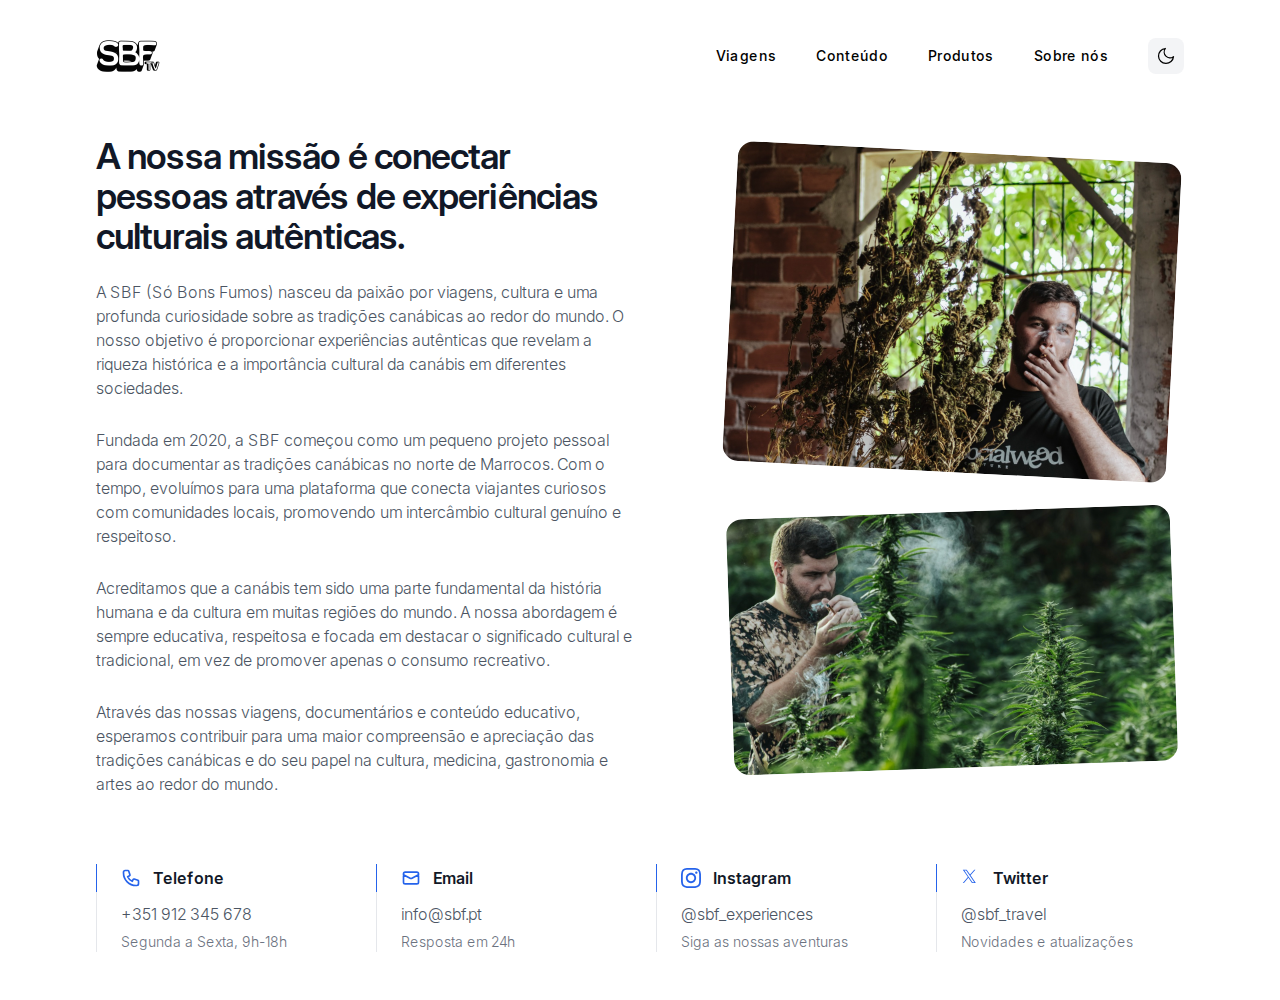
<file: about.html>
<!DOCTYPE html>
<html>
  <head>
    <meta charset="UTF-8" />
    <meta name="viewport" content="width=device-width, initial-scale=1.0" />
    <title>SBF - Sobre nós</title>
    <link href="output.css" rel="stylesheet" />
    <link href="/src/assets/inter.css" rel="stylesheet" />
    <script defer src="/src/assets/alpine.js"></script>
  </head>
  <body>
    <div
      class="relative"
      x-data="{ 
      darkMode: JSON.parse(localStorage.getItem('darkMode')) || false,
      init() {
        this.$watch('darkMode', value => {
          localStorage.setItem('darkMode', JSON.stringify(value));
        });
      }
    }"
      :class="{ 'dark': darkMode }"
    >
      <!-- Content container -->
      <div
        class="relative flex flex-col overflow-hidden bg-white dark:bg-gray-900 transition-colors duration-300"
      >
        <header
          class="relative z-20"
          x-data="{
            mobileMenuOpen: false,
            screenWidth: window.innerWidth,
            init() {
              window.addEventListener('resize', () => {
                  this.screenWidth = window.innerWidth;
              });
              this.$watch('screenWidth', (value) => {
                  if (value >= 768) {
                    this.mobileMenuOpen = false;
                  }
              });
            }
          }"
        >
          <nav
            class="mx-auto flex max-w-6xl items-center justify-between py-6 px-8"
            aria-label="Global"
          >
            <a href="/">
              <span class="sr-only">SBF</span>
              <img class="h-16 w-auto" src="src/assets/logo.png" alt="SBF" />
            </a>
            <div class="flex lg:hidden">
              <button
                type="button"
                class="inline-flex items-center justify-center rounded-md text-black dark:text-white"
                @click="mobileMenuOpen = true"
              >
                <span class="sr-only">Open menu</span>
                <svg
                  xmlns="http://www.w3.org/2000/svg"
                  width="24"
                  height="24"
                  viewBox="0 0 24 24"
                  fill="none"
                  stroke="currentColor"
                  stroke-width="1.75"
                  stroke-linecap="round"
                  stroke-linejoin="round"
                  class="lucide lucide-menu-icon lucide-menu"
                >
                  <path d="M4 12h16" />
                  <path d="M4 18h16" />
                  <path d="M4 6h16" />
                </svg>
              </button>
            </div>
            <div class="hidden lg:flex lg:gap-x-10 lg:items-center">
              <a
                href="/trips"
                class="text-sm/6 font-medium text-black dark:text-white tracking-wide hover:text-gray-600 dark:hover:text-gray-300"
                >Viagens</a
              >
              <a
                href="/content"
                class="text-sm/6 font-medium text-black dark:text-white tracking-wide hover:text-gray-600 dark:hover:text-gray-300"
                >Conteúdo</a
              >
              <a
                href="/products"
                class="text-sm/6 font-medium text-black dark:text-white tracking-wide hover:text-gray-600 dark:hover:text-gray-300"
                >Produtos</a
              >
              <a
                href="/about"
                class="text-sm/6 font-medium text-black dark:text-white tracking-wide hover:text-gray-600 dark:hover:text-gray-300"
                >Sobre nós</a
              >
              <!-- Night Mode Toggle -->
              <button
                @click="darkMode = !darkMode"
                class="p-2 rounded-lg text-black dark:text-white bg-gray-100 dark:bg-gray-800 hover:bg-gray-200 dark:hover:bg-gray-700 transition-colors duration-200"
                :aria-label="darkMode ? 'Switch to light mode' : 'Switch to dark mode'"
              >
                <!-- Sun icon (shown in dark mode) -->
                <svg
                  x-show="darkMode"
                  xmlns="http://www.w3.org/2000/svg"
                  width="20"
                  height="20"
                  viewBox="0 0 24 24"
                  fill="none"
                  stroke="currentColor"
                  stroke-width="1.5"
                  stroke-linecap="round"
                  stroke-linejoin="round"
                  class="transition-transform duration-300"
                >
                  <circle cx="12" cy="12" r="5" />
                  <path
                    d="M12 1v2M12 21v2M4.22 4.22l1.42 1.42M18.36 18.36l1.42 1.42M1 12h2M21 12h2M4.22 19.78l1.42-1.42M18.36 5.64l1.42-1.42"
                  />
                </svg>
                <!-- Moon icon (shown in light mode) -->
                <svg
                  x-show="!darkMode"
                  xmlns="http://www.w3.org/2000/svg"
                  width="20"
                  height="20"
                  viewBox="0 0 24 24"
                  fill="none"
                  stroke="currentColor"
                  stroke-width="1.5"
                  stroke-linecap="round"
                  stroke-linejoin="round"
                  class="transition-transform duration-300"
                >
                  <path d="M21 12.79A9 9 0 1 1 11.21 3 7 7 0 0 0 21 12.79z" />
                </svg>
              </button>
            </div>
          </nav>

          <!-- Mobile menu -->
          <div
            class="lg:hidden"
            role="dialog"
            aria-modal="true"
            x-show="mobileMenuOpen"
            x-transition:enter="transition ease-out duration-200"
            x-transition:enter-start="opacity-0"
            x-transition:enter-end="opacity-100"
            x-transition:leave="transition ease-in duration-150"
            x-transition:leave-start="opacity-100"
            x-transition:leave-end="opacity-0"
            x-cloak
            style="z-index: 50"
          >
            <div class="fixed inset-0 z-50 bg-black/70"></div>
            <div
              class="fixed inset-y-0 right-0 z-50 w-full overflow-y-auto bg-white dark:bg-gray-900 sm:max-w-sm transition-colors duration-300"
            >
              <div class="flex items-center justify-between pl-8 pr-8 py-6">
                <a href="/" class="focus:outline-none">
                  <span class="sr-only">SBF</span>
                  <img
                    class="h-16 w-auto"
                    src="src/assets/logo.png"
                    alt="SBF"
                  />
                </a>
                <button
                  type="button"
                  class="rounded-md text-black dark:text-white"
                  @click="mobileMenuOpen = false"
                >
                  <span class="sr-only">Close menu</span>
                  <svg
                    xmlns="http://www.w3.org/2000/svg"
                    width="24"
                    height="24"
                    viewBox="0 0 24 24"
                    fill="none"
                    stroke="currentColor"
                    stroke-width="2"
                    stroke-linecap="round"
                    stroke-linejoin="round"
                    class="lucide lucide-x-icon lucide-x"
                  >
                    <path d="M18 6 6 18" />
                    <path d="m6 6 12 12" />
                  </svg>
                </button>
              </div>

              <div
                class="divide-y divide-gray-400/30 dark:divide-gray-600/30 border-y border-gray-400/30 dark:border-gray-600/30"
              >
                <a
                  href="/trips"
                  class="flex items-center gap-x-5 py-4 px-8 text-sm/6 font-medium text-black dark:text-white hover:bg-gray-100 dark:hover:bg-gray-800"
                >
                  <svg
                    xmlns="http://www.w3.org/2000/svg"
                    width="20"
                    height="20"
                    viewBox="0 0 24 24"
                    fill="none"
                    stroke="currentColor"
                    stroke-width="1.5"
                    stroke-linecap="round"
                    stroke-linejoin="round"
                    class="lucide lucide-backpack-icon lucide-backpack text-gray-400 dark:text-gray-500"
                  >
                    <path
                      d="M4 10a4 4 0 0 1 4-4h8a4 4 0 0 1 4 4v10a2 2 0 0 1-2 2H6a2 2 0 0 1-2-2z"
                    />
                    <path d="M8 10h8" />
                    <path d="M8 18h8" />
                    <path d="M8 22v-6a2 2 0 0 1 2-2h4a2 2 0 0 1 2 2v6" />
                    <path d="M9 6V4a2 2 0 0 1 2-2h2a2 2 0 0 1 2 2v2" />
                  </svg>
                  Viagens
                </a>

                <a
                  href="/content"
                  class="flex items-center gap-x-5 py-4 px-8 text-sm/6 font-medium text-black dark:text-white hover:bg-gray-100 dark:hover:bg-gray-800"
                >
                  <svg
                    xmlns="http://www.w3.org/2000/svg"
                    width="20"
                    height="20"
                    viewBox="0 0 24 24"
                    fill="none"
                    stroke="currentColor"
                    stroke-width="1.5"
                    stroke-linecap="round"
                    stroke-linejoin="round"
                    class="lucide lucide-folder-icon lucide-folder text-gray-400 dark:text-gray-500"
                  >
                    <path
                      d="M20 20a2 2 0 0 0 2-2V8a2 2 0 0 0-2-2h-7.9a2 2 0 0 1-1.69-.9L9.6 3.9A2 2 0 0 0 7.93 3H4a2 2 0 0 0-2 2v13a2 2 0 0 0 2 2Z"
                    />
                  </svg>
                  Conteúdo
                </a>

                <a
                  href="/products"
                  class="flex items-center gap-x-5 py-4 px-8 text-sm/6 font-medium text-black dark:text-white hover:bg-gray-100 dark:hover:bg-gray-800"
                >
                  <svg
                    xmlns="http://www.w3.org/2000/svg"
                    width="20"
                    height="20"
                    viewBox="0 0 24 24"
                    fill="none"
                    stroke="currentColor"
                    stroke-width="1.5"
                    stroke-linecap="round"
                    stroke-linejoin="round"
                    class="lucide lucide-package-icon lucide-package text-gray-400 dark:text-gray-500"
                  >
                    <path
                      d="M11 21.73a2 2 0 0 0 2 0l7-4A2 2 0 0 0 21 16V8a2 2 0 0 0-1-1.73l-7-4a2 2 0 0 0-2 0l-7 4A2 2 0 0 0 3 8v8a2 2 0 0 0 1 1.73z"
                    />
                    <path d="M12 22V12" />
                    <polyline points="3.29 7 12 12 20.71 7" />
                    <path d="m7.5 4.27 9 5.15" />
                  </svg>
                  Produtos
                </a>

                <a
                  href="/about"
                  class="flex items-center gap-x-5 py-4 px-8 text-sm/6 font-medium text-black dark:text-white hover:bg-gray-100 dark:hover:bg-gray-800"
                >
                  <svg
                    xmlns="http://www.w3.org/2000/svg"
                    width="20"
                    height="20"
                    viewBox="0 0 24 24"
                    fill="none"
                    stroke="currentColor"
                    stroke-width="1.5"
                    stroke-linecap="round"
                    stroke-linejoin="round"
                    class="flex-none text-gray-400 dark:text-gray-500"
                  >
                    <circle cx="12" cy="12" r="10" />
                    <path d="M12 16v-4" />
                    <path d="M12 8h.01" />
                  </svg>
                  Sobre nós
                </a>

                <!-- Night Mode Toggle for Mobile -->
                <div class="flex items-center justify-between py-4 px-8">
                  <div class="flex items-center gap-x-5">
                    <svg
                      x-show="!darkMode"
                      xmlns="http://www.w3.org/2000/svg"
                      width="20"
                      height="20"
                      viewBox="0 0 24 24"
                      fill="none"
                      stroke="currentColor"
                      stroke-width="1.5"
                      stroke-linecap="round"
                      stroke-linejoin="round"
                      class="text-gray-400 dark:text-gray-500"
                    >
                      <path
                        d="M21 12.79A9 9 0 1 1 11.21 3 7 7 0 0 0 21 12.79z"
                      />
                    </svg>
                    <svg
                      x-show="darkMode"
                      xmlns="http://www.w3.org/2000/svg"
                      width="20"
                      height="20"
                      viewBox="0 0 24 24"
                      fill="none"
                      stroke="currentColor"
                      stroke-width="1.5"
                      stroke-linecap="round"
                      stroke-linejoin="round"
                      class="text-gray-400 dark:text-gray-500"
                    >
                      <circle cx="12" cy="12" r="5" />
                      <path
                        d="M12 1v2M12 21v2M4.22 4.22l1.42 1.42M18.36 18.36l1.42 1.42M1 12h2M21 12h2M4.22 19.78l1.42-1.42M18.36 5.64l1.42-1.42"
                      />
                    </svg>
                    <span
                      class="text-sm/6 font-medium text-black dark:text-white"
                      >Modo noturno</span
                    >
                  </div>
                  <button
                    @click="darkMode = !darkMode"
                    class="relative inline-flex h-6 w-11 flex-shrink-0 cursor-pointer rounded-full border-2 border-transparent bg-gray-200 dark:bg-gray-700 transition-colors duration-200 ease-in-out focus:outline-none focus:ring-2 focus:ring-blue-600 focus:ring-offset-2"
                    :class="{ 'bg-blue-600': darkMode }"
                    role="switch"
                    :aria-checked="darkMode"
                  >
                    <span
                      class="pointer-events-none inline-block h-5 w-5 transform rounded-full bg-white shadow ring-0 transition duration-200 ease-in-out"
                      :class="{ 'translate-x-5': darkMode, 'translate-x-0': !darkMode }"
                    ></span>
                  </button>
                </div>
              </div>
            </div>
          </div>
        </header>

        <div class="max-w-6xl mx-auto w-full px-8 pt-6 pb-12">
          <div class="grid gap-y-16 lg:grid-cols-2 lg:gap-y-12">
            <div class="grid grid-cols-2 lg:grid-cols-1 lg:pl-20 lg:pt-4">
              <div class="px-2.5 lg:max-w-none">
                <img
                  src="src/assets/about1.png"
                  alt="Fundador da SBF"
                  class="aspect-square rotate-3 rounded-2xl bg-zinc-100 dark:bg-zinc-800 object-cover h-80 w-full"
                />
              </div>
              <div class="px-2.5 pt-10 lg:max-w-none">
                <img
                  src="src/assets/about2.png"
                  alt="Fundador da SBF"
                  class="aspect-square -rotate-2 rounded-2xl bg-zinc-100 dark:bg-zinc-800 object-cover h-64 w-full"
                />
              </div>
            </div>
            <div class="lg:order-first lg:row-span-2">
              <h2
                class="text-3xl font-semibold tracking-tight text-gray-900 dark:text-white sm:text-4xl"
              >
                A nossa missão é conectar pessoas através de experiências
                culturais autênticas.
              </h2>
              <div
                class="mt-6 space-y-7 font-light text-gray-600 dark:text-gray-300"
              >
                <p>
                  A SBF (Só Bons Fumos) nasceu da paixão por viagens, cultura e
                  uma profunda curiosidade sobre as tradições canábicas ao redor
                  do mundo. O nosso objetivo é proporcionar experiências
                  autênticas que revelam a riqueza histórica e a importância
                  cultural da canábis em diferentes sociedades.
                </p>
                <p>
                  Fundada em 2020, a SBF começou como um pequeno projeto pessoal
                  para documentar as tradições canábicas no norte de Marrocos.
                  Com o tempo, evoluímos para uma plataforma que conecta
                  viajantes curiosos com comunidades locais, promovendo um
                  intercâmbio cultural genuíno e respeitoso.
                </p>
                <p>
                  Acreditamos que a canábis tem sido uma parte fundamental da
                  história humana e da cultura em muitas regiões do mundo. A
                  nossa abordagem é sempre educativa, respeitosa e focada em
                  destacar o significado cultural e tradicional, em vez de
                  promover apenas o consumo recreativo.
                </p>
                <p>
                  Através das nossas viagens, documentários e conteúdo
                  educativo, esperamos contribuir para uma maior compreensão e
                  apreciação das tradições canábicas e do seu papel na cultura,
                  medicina, gastronomia e artes ao redor do mundo.
                </p>
              </div>
            </div>
          </div>
        </div>
        <div class="max-w-6xl mx-auto w-full px-8 pb-12">
          <div
            class="grid max-w-2xl grid-cols-1 gap-8 text-base/7 sm:grid-cols-2 sm:gap-y-16 lg:mx-0 lg:grid-cols-4 lg:max-w-none"
          >
            <div>
              <h3
                class="border-l border-blue-600 pl-6 font-semibold text-gray-900 dark:text-white flex items-center"
              >
                <svg
                  xmlns="http://www.w3.org/2000/svg"
                  class="h-5 w-5 text-blue-600 mr-3"
                  fill="none"
                  viewBox="0 0 24 24"
                  stroke="currentColor"
                >
                  <path
                    stroke-linecap="round"
                    stroke-linejoin="round"
                    stroke-width="2"
                    d="M3 5a2 2 0 012-2h3.28a1 1 0 01.948.684l1.498 4.493a1 1 0 01-.502 1.21l-2.257 1.13a11.042 11.042 0 005.516 5.516l1.13-2.257a1 1 0 011.21-.502l4.493 1.498a1 1 0 01.684.949V19a2 2 0 01-2 2h-1C9.716 21 3 14.284 3 6V5z"
                  />
                </svg>
                Telefone
              </h3>
              <div
                class="border-l border-gray-200 dark:border-gray-600 pl-6 pt-2 text-gray-600 dark:text-gray-300 font-light"
              >
                <p>+351 912 345 678</p>
                <p class="text-sm text-gray-500 dark:text-gray-400 mt-1">
                  Segunda a Sexta, 9h-18h
                </p>
              </div>
            </div>
            <div>
              <h3
                class="border-l border-blue-600 pl-6 font-semibold text-gray-900 dark:text-white flex items-center"
              >
                <svg
                  xmlns="http://www.w3.org/2000/svg"
                  class="h-5 w-5 text-blue-600 mr-3"
                  fill="none"
                  viewBox="0 0 24 24"
                  stroke="currentColor"
                >
                  <path
                    stroke-linecap="round"
                    stroke-linejoin="round"
                    stroke-width="2"
                    d="M3 8l7.89 4.26a2 2 0 002.22 0L21 8M5 19h14a2 2 0 002-2V7a2 2 0 00-2-2H5a2 2 0 00-2 2v10a2 2 0 002 2z"
                  />
                </svg>
                Email
              </h3>
              <div
                class="border-l border-gray-200 dark:border-gray-600 pl-6 pt-2 text-gray-600 dark:text-gray-300 font-light"
              >
                <p>info@sbf.pt</p>
                <p class="text-sm text-gray-500 dark:text-gray-400 mt-1">
                  Resposta em 24h
                </p>
              </div>
            </div>
            <div>
              <h3
                class="border-l border-blue-600 pl-6 font-semibold text-gray-900 dark:text-white flex items-center"
              >
                <svg
                  xmlns="http://www.w3.org/2000/svg"
                  class="h-5 w-5 text-blue-600 mr-3"
                  fill="currentColor"
                  viewBox="0 0 24 24"
                >
                  <path
                    d="M12 2.163c3.204 0 3.584.012 4.85.07 3.252.148 4.771 1.691 4.919 4.919.058 1.265.069 1.645.069 4.849 0 3.205-.012 3.584-.069 4.849-.149 3.225-1.664 4.771-4.919 4.919-1.266.058-1.644.07-4.85.07-3.204 0-3.584-.012-4.849-.07-3.26-.149-4.771-1.699-4.919-4.92-.058-1.265-.07-1.644-.07-4.849 0-3.204.013-3.583.07-4.849.149-3.227 1.664-4.771 4.919-4.919 1.266-.057 1.645-.069 4.849-.069zm0-2.163c-3.259 0-3.667.014-4.947.072-4.358.2-6.78 2.618-6.98 6.98-.059 1.281-.073 1.689-.073 4.948 0 3.259.014 3.668.072 4.948.2 4.358 2.618 6.78 6.98 6.98 1.281.058 1.689.072 4.948.072 3.259 0 3.668-.014 4.948-.072 4.354-.2 6.782-2.618 6.979-6.98.059-1.28.073-1.689.073-4.948 0-3.259-.014-3.667-.072-4.947-.196-4.354-2.617-6.78-6.979-6.98-1.281-.059-1.69-.073-4.949-.073zm0 5.838c-3.403 0-6.162 2.759-6.162 6.162s2.759 6.163 6.162 6.163 6.162-2.759 6.162-6.163c0-3.403-2.759-6.162-6.162-6.162zm0 10.162c-2.209 0-4-1.79-4-4 0-2.209 1.791-4 4-4s4 1.791 4 4c0 2.21-1.791 4-4 4zm6.406-11.845c-.796 0-1.441.645-1.441 1.44s.645 1.44 1.441 1.44c.795 0 1.439-.645 1.439-1.44s-.644-1.44-1.439-1.44z"
                  />
                </svg>
                Instagram
              </h3>
              <div
                class="border-l border-gray-200 dark:border-gray-600 pl-6 pt-2 text-gray-600 dark:text-gray-300 font-light"
              >
                <p>@sbf_experiences</p>
                <p class="text-sm text-gray-500 dark:text-gray-400 mt-1">
                  Siga as nossas aventuras
                </p>
              </div>
            </div>
            <div>
              <h3
                class="border-l border-blue-600 pl-6 font-semibold text-gray-900 dark:text-white flex items-center"
              >
                <svg
                  xmlns="http://www.w3.org/2000/svg"
                  class="h-5 w-5 text-blue-600 mr-3"
                  fill="currentColor"
                  viewBox="0 0 24 24"
                >
                  <path
                    d="M11.4678 8.77491L17.2961 2H15.915L10.8543 7.88256L6.81232 2H2.15039L8.26263 10.8955L2.15039 18H3.53159L8.87581 11.7878L13.1444 18H17.8063L11.4675 8.77491H11.4678ZM9.57608 10.9738L8.95678 10.0881L4.02925 3.03974H6.15068L10.1273 8.72795L10.7466 9.61374L15.9156 17.0075H13.7942L9.57608 10.9742V10.9738Z"
                  />
                </svg>
                Twitter
              </h3>
              <div
                class="border-l border-gray-200 dark:border-gray-600 pl-6 pt-2 text-gray-600 dark:text-gray-300 font-light"
              >
                <p>@sbf_travel</p>
                <p class="text-sm text-gray-500 dark:text-gray-400 mt-1">
                  Novidades e atualizações
                </p>
              </div>
            </div>
          </div>
        </div>
      </div>
    </div>
  </body>
</html>
</file>
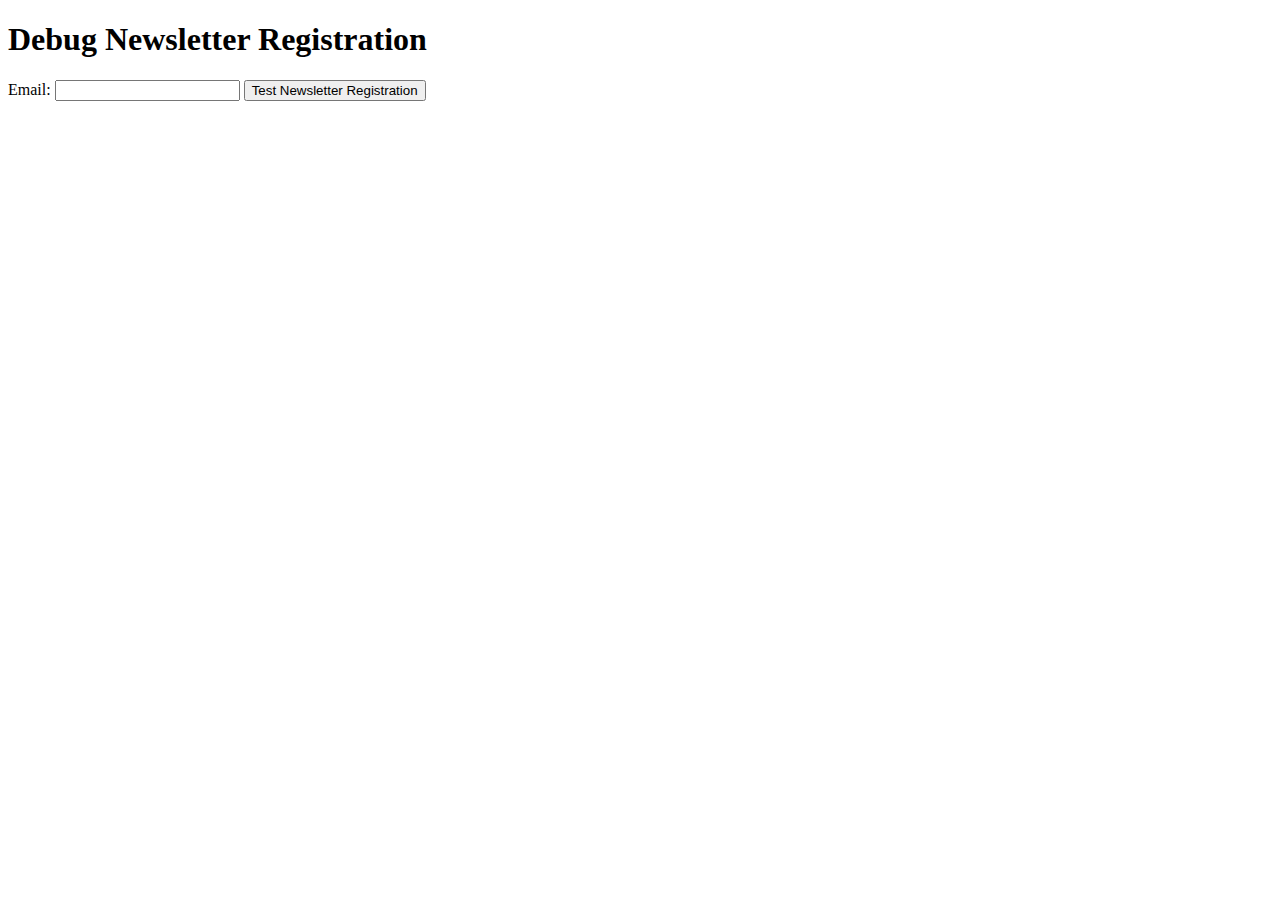
<file: debug_newsletter.html>
<!DOCTYPE html>
<html>
  <head>
    <title>Debug Newsletter Registration</title>
  </head>
  <body>
    <h1>Debug Newsletter Registration</h1>

    <form id="testForm">
      <label for="email">Email:</label>
      <input type="email" id="email" required />
      <button type="submit">Test Newsletter Registration</button>
    </form>

    <div id="result"></div>

    <script>
      document
        .getElementById("testForm")
        .addEventListener("submit", async function (e) {
          e.preventDefault();

          const email = document.getElementById("email").value;
          const resultDiv = document.getElementById("result");

          const data = {
            type: "newsletter",
            email: email,
            timestamp: new Date().toISOString(),
          };

          console.log("Sending data:", data);

          try {
            const response = await fetch(
              "https://script.google.com/macros/s/AKfycbwLAbC85PQ-j8-DCWDBR6SPDK5vNC_SvY8cKC00TjqYfR-Si71udTh9W9F-bBhLgIXE/exec",
              {
                method: "POST",
                headers: {
                  "Content-Type": "application/json",
                },
                body: JSON.stringify(data),
              }
            );

            const result = await response.json();
            console.log("Response:", result);

            resultDiv.innerHTML = `
                    <h3>Result:</h3>
                    <pre>${JSON.stringify(result, null, 2)}</pre>
                `;
          } catch (error) {
            console.error("Error:", error);
            resultDiv.innerHTML = `
                    <h3>Error:</h3>
                    <pre>${error.toString()}</pre>
                `;
          }
        });
    </script>
  </body>
</html>
</file>
<file: output.css>
*, ::before, ::after {
  --tw-border-spacing-x: 0;
  --tw-border-spacing-y: 0;
  --tw-translate-x: 0;
  --tw-translate-y: 0;
  --tw-rotate: 0;
  --tw-skew-x: 0;
  --tw-skew-y: 0;
  --tw-scale-x: 1;
  --tw-scale-y: 1;
  --tw-pan-x:  ;
  --tw-pan-y:  ;
  --tw-pinch-zoom:  ;
  --tw-scroll-snap-strictness: proximity;
  --tw-gradient-from-position:  ;
  --tw-gradient-via-position:  ;
  --tw-gradient-to-position:  ;
  --tw-ordinal:  ;
  --tw-slashed-zero:  ;
  --tw-numeric-figure:  ;
  --tw-numeric-spacing:  ;
  --tw-numeric-fraction:  ;
  --tw-ring-inset:  ;
  --tw-ring-offset-width: 0px;
  --tw-ring-offset-color: #fff;
  --tw-ring-color: rgb(59 130 246 / 0.5);
  --tw-ring-offset-shadow: 0 0 #0000;
  --tw-ring-shadow: 0 0 #0000;
  --tw-shadow: 0 0 #0000;
  --tw-shadow-colored: 0 0 #0000;
  --tw-blur:  ;
  --tw-brightness:  ;
  --tw-contrast:  ;
  --tw-grayscale:  ;
  --tw-hue-rotate:  ;
  --tw-invert:  ;
  --tw-saturate:  ;
  --tw-sepia:  ;
  --tw-drop-shadow:  ;
  --tw-backdrop-blur:  ;
  --tw-backdrop-brightness:  ;
  --tw-backdrop-contrast:  ;
  --tw-backdrop-grayscale:  ;
  --tw-backdrop-hue-rotate:  ;
  --tw-backdrop-invert:  ;
  --tw-backdrop-opacity:  ;
  --tw-backdrop-saturate:  ;
  --tw-backdrop-sepia:  ;
  --tw-contain-size:  ;
  --tw-contain-layout:  ;
  --tw-contain-paint:  ;
  --tw-contain-style:  ;
}

::backdrop {
  --tw-border-spacing-x: 0;
  --tw-border-spacing-y: 0;
  --tw-translate-x: 0;
  --tw-translate-y: 0;
  --tw-rotate: 0;
  --tw-skew-x: 0;
  --tw-skew-y: 0;
  --tw-scale-x: 1;
  --tw-scale-y: 1;
  --tw-pan-x:  ;
  --tw-pan-y:  ;
  --tw-pinch-zoom:  ;
  --tw-scroll-snap-strictness: proximity;
  --tw-gradient-from-position:  ;
  --tw-gradient-via-position:  ;
  --tw-gradient-to-position:  ;
  --tw-ordinal:  ;
  --tw-slashed-zero:  ;
  --tw-numeric-figure:  ;
  --tw-numeric-spacing:  ;
  --tw-numeric-fraction:  ;
  --tw-ring-inset:  ;
  --tw-ring-offset-width: 0px;
  --tw-ring-offset-color: #fff;
  --tw-ring-color: rgb(59 130 246 / 0.5);
  --tw-ring-offset-shadow: 0 0 #0000;
  --tw-ring-shadow: 0 0 #0000;
  --tw-shadow: 0 0 #0000;
  --tw-shadow-colored: 0 0 #0000;
  --tw-blur:  ;
  --tw-brightness:  ;
  --tw-contrast:  ;
  --tw-grayscale:  ;
  --tw-hue-rotate:  ;
  --tw-invert:  ;
  --tw-saturate:  ;
  --tw-sepia:  ;
  --tw-drop-shadow:  ;
  --tw-backdrop-blur:  ;
  --tw-backdrop-brightness:  ;
  --tw-backdrop-contrast:  ;
  --tw-backdrop-grayscale:  ;
  --tw-backdrop-hue-rotate:  ;
  --tw-backdrop-invert:  ;
  --tw-backdrop-opacity:  ;
  --tw-backdrop-saturate:  ;
  --tw-backdrop-sepia:  ;
  --tw-contain-size:  ;
  --tw-contain-layout:  ;
  --tw-contain-paint:  ;
  --tw-contain-style:  ;
}

/*
! tailwindcss v3.4.15 | MIT License | https://tailwindcss.com
*/

/*
1. Prevent padding and border from affecting element width. (https://github.com/mozdevs/cssremedy/issues/4)
2. Allow adding a border to an element by just adding a border-width. (https://github.com/tailwindcss/tailwindcss/pull/116)
*/

*,
::before,
::after {
  box-sizing: border-box;
  /* 1 */
  border-width: 0;
  /* 2 */
  border-style: solid;
  /* 2 */
  border-color: #e5e7eb;
  /* 2 */
}

::before,
::after {
  --tw-content: '';
}

/*
1. Use a consistent sensible line-height in all browsers.
2. Prevent adjustments of font size after orientation changes in iOS.
3. Use a more readable tab size.
4. Use the user's configured `sans` font-family by default.
5. Use the user's configured `sans` font-feature-settings by default.
6. Use the user's configured `sans` font-variation-settings by default.
7. Disable tap highlights on iOS
*/

html,
:host {
  line-height: 1.5;
  /* 1 */
  -webkit-text-size-adjust: 100%;
  /* 2 */
  -moz-tab-size: 4;
  /* 3 */
  -o-tab-size: 4;
     tab-size: 4;
  /* 3 */
  font-family: InterVariable, ui-sans-serif, system-ui, sans-serif, "Apple Color Emoji", "Segoe UI Emoji", "Segoe UI Symbol", "Noto Color Emoji";
  /* 4 */
  font-feature-settings: normal;
  /* 5 */
  font-variation-settings: normal;
  /* 6 */
  -webkit-tap-highlight-color: transparent;
  /* 7 */
}

/*
1. Remove the margin in all browsers.
2. Inherit line-height from `html` so users can set them as a class directly on the `html` element.
*/

body {
  margin: 0;
  /* 1 */
  line-height: inherit;
  /* 2 */
}

/*
1. Add the correct height in Firefox.
2. Correct the inheritance of border color in Firefox. (https://bugzilla.mozilla.org/show_bug.cgi?id=190655)
3. Ensure horizontal rules are visible by default.
*/

hr {
  height: 0;
  /* 1 */
  color: inherit;
  /* 2 */
  border-top-width: 1px;
  /* 3 */
}

/*
Add the correct text decoration in Chrome, Edge, and Safari.
*/

abbr:where([title]) {
  -webkit-text-decoration: underline dotted;
          text-decoration: underline dotted;
}

/*
Remove the default font size and weight for headings.
*/

h1,
h2,
h3,
h4,
h5,
h6 {
  font-size: inherit;
  font-weight: inherit;
}

/*
Reset links to optimize for opt-in styling instead of opt-out.
*/

a {
  color: inherit;
  text-decoration: inherit;
}

/*
Add the correct font weight in Edge and Safari.
*/

b,
strong {
  font-weight: bolder;
}

/*
1. Use the user's configured `mono` font-family by default.
2. Use the user's configured `mono` font-feature-settings by default.
3. Use the user's configured `mono` font-variation-settings by default.
4. Correct the odd `em` font sizing in all browsers.
*/

code,
kbd,
samp,
pre {
  font-family: ui-monospace, SFMono-Regular, Menlo, Monaco, Consolas, "Liberation Mono", "Courier New", monospace;
  /* 1 */
  font-feature-settings: normal;
  /* 2 */
  font-variation-settings: normal;
  /* 3 */
  font-size: 1em;
  /* 4 */
}

/*
Add the correct font size in all browsers.
*/

small {
  font-size: 80%;
}

/*
Prevent `sub` and `sup` elements from affecting the line height in all browsers.
*/

sub,
sup {
  font-size: 75%;
  line-height: 0;
  position: relative;
  vertical-align: baseline;
}

sub {
  bottom: -0.25em;
}

sup {
  top: -0.5em;
}

/*
1. Remove text indentation from table contents in Chrome and Safari. (https://bugs.chromium.org/p/chromium/issues/detail?id=999088, https://bugs.webkit.org/show_bug.cgi?id=201297)
2. Correct table border color inheritance in all Chrome and Safari. (https://bugs.chromium.org/p/chromium/issues/detail?id=935729, https://bugs.webkit.org/show_bug.cgi?id=195016)
3. Remove gaps between table borders by default.
*/

table {
  text-indent: 0;
  /* 1 */
  border-color: inherit;
  /* 2 */
  border-collapse: collapse;
  /* 3 */
}

/*
1. Change the font styles in all browsers.
2. Remove the margin in Firefox and Safari.
3. Remove default padding in all browsers.
*/

button,
input,
optgroup,
select,
textarea {
  font-family: inherit;
  /* 1 */
  font-feature-settings: inherit;
  /* 1 */
  font-variation-settings: inherit;
  /* 1 */
  font-size: 100%;
  /* 1 */
  font-weight: inherit;
  /* 1 */
  line-height: inherit;
  /* 1 */
  letter-spacing: inherit;
  /* 1 */
  color: inherit;
  /* 1 */
  margin: 0;
  /* 2 */
  padding: 0;
  /* 3 */
}

/*
Remove the inheritance of text transform in Edge and Firefox.
*/

button,
select {
  text-transform: none;
}

/*
1. Correct the inability to style clickable types in iOS and Safari.
2. Remove default button styles.
*/

button,
input:where([type='button']),
input:where([type='reset']),
input:where([type='submit']) {
  -webkit-appearance: button;
  /* 1 */
  background-color: transparent;
  /* 2 */
  background-image: none;
  /* 2 */
}

/*
Use the modern Firefox focus style for all focusable elements.
*/

:-moz-focusring {
  outline: auto;
}

/*
Remove the additional `:invalid` styles in Firefox. (https://github.com/mozilla/gecko-dev/blob/2f9eacd9d3d995c937b4251a5557d95d494c9be1/layout/style/res/forms.css#L728-L737)
*/

:-moz-ui-invalid {
  box-shadow: none;
}

/*
Add the correct vertical alignment in Chrome and Firefox.
*/

progress {
  vertical-align: baseline;
}

/*
Correct the cursor style of increment and decrement buttons in Safari.
*/

::-webkit-inner-spin-button,
::-webkit-outer-spin-button {
  height: auto;
}

/*
1. Correct the odd appearance in Chrome and Safari.
2. Correct the outline style in Safari.
*/

[type='search'] {
  -webkit-appearance: textfield;
  /* 1 */
  outline-offset: -2px;
  /* 2 */
}

/*
Remove the inner padding in Chrome and Safari on macOS.
*/

::-webkit-search-decoration {
  -webkit-appearance: none;
}

/*
1. Correct the inability to style clickable types in iOS and Safari.
2. Change font properties to `inherit` in Safari.
*/

::-webkit-file-upload-button {
  -webkit-appearance: button;
  /* 1 */
  font: inherit;
  /* 2 */
}

/*
Add the correct display in Chrome and Safari.
*/

summary {
  display: list-item;
}

/*
Removes the default spacing and border for appropriate elements.
*/

blockquote,
dl,
dd,
h1,
h2,
h3,
h4,
h5,
h6,
hr,
figure,
p,
pre {
  margin: 0;
}

fieldset {
  margin: 0;
  padding: 0;
}

legend {
  padding: 0;
}

ol,
ul,
menu {
  list-style: none;
  margin: 0;
  padding: 0;
}

/*
Reset default styling for dialogs.
*/

dialog {
  padding: 0;
}

/*
Prevent resizing textareas horizontally by default.
*/

textarea {
  resize: vertical;
}

/*
1. Reset the default placeholder opacity in Firefox. (https://github.com/tailwindlabs/tailwindcss/issues/3300)
2. Set the default placeholder color to the user's configured gray 400 color.
*/

input::-moz-placeholder, textarea::-moz-placeholder {
  opacity: 1;
  /* 1 */
  color: #9ca3af;
  /* 2 */
}

input::placeholder,
textarea::placeholder {
  opacity: 1;
  /* 1 */
  color: #9ca3af;
  /* 2 */
}

/*
Set the default cursor for buttons.
*/

button,
[role="button"] {
  cursor: pointer;
}

/*
Make sure disabled buttons don't get the pointer cursor.
*/

:disabled {
  cursor: default;
}

/*
1. Make replaced elements `display: block` by default. (https://github.com/mozdevs/cssremedy/issues/14)
2. Add `vertical-align: middle` to align replaced elements more sensibly by default. (https://github.com/jensimmons/cssremedy/issues/14#issuecomment-634934210)
   This can trigger a poorly considered lint error in some tools but is included by design.
*/

img,
svg,
video,
canvas,
audio,
iframe,
embed,
object {
  display: block;
  /* 1 */
  vertical-align: middle;
  /* 2 */
}

/*
Constrain images and videos to the parent width and preserve their intrinsic aspect ratio. (https://github.com/mozdevs/cssremedy/issues/14)
*/

img,
video {
  max-width: 100%;
  height: auto;
}

/* Make elements with the HTML hidden attribute stay hidden by default */

[hidden]:where(:not([hidden="until-found"])) {
  display: none;
}

[type='text'],input:where(:not([type])),[type='email'],[type='url'],[type='password'],[type='number'],[type='date'],[type='datetime-local'],[type='month'],[type='search'],[type='tel'],[type='time'],[type='week'],[multiple],textarea,select {
  -webkit-appearance: none;
     -moz-appearance: none;
          appearance: none;
  background-color: #fff;
  border-color: #6b7280;
  border-width: 1px;
  border-radius: 0px;
  padding-top: 0.5rem;
  padding-right: 0.75rem;
  padding-bottom: 0.5rem;
  padding-left: 0.75rem;
  font-size: 1rem;
  line-height: 1.5rem;
  --tw-shadow: 0 0 #0000;
}

[type='text']:focus, input:where(:not([type])):focus, [type='email']:focus, [type='url']:focus, [type='password']:focus, [type='number']:focus, [type='date']:focus, [type='datetime-local']:focus, [type='month']:focus, [type='search']:focus, [type='tel']:focus, [type='time']:focus, [type='week']:focus, [multiple]:focus, textarea:focus, select:focus {
  outline: 2px solid transparent;
  outline-offset: 2px;
  --tw-ring-inset: var(--tw-empty,/*!*/ /*!*/);
  --tw-ring-offset-width: 0px;
  --tw-ring-offset-color: #fff;
  --tw-ring-color: #2563eb;
  --tw-ring-offset-shadow: var(--tw-ring-inset) 0 0 0 var(--tw-ring-offset-width) var(--tw-ring-offset-color);
  --tw-ring-shadow: var(--tw-ring-inset) 0 0 0 calc(1px + var(--tw-ring-offset-width)) var(--tw-ring-color);
  box-shadow: var(--tw-ring-offset-shadow), var(--tw-ring-shadow), var(--tw-shadow);
  border-color: #2563eb;
}

input::-moz-placeholder, textarea::-moz-placeholder {
  color: #6b7280;
  opacity: 1;
}

input::placeholder,textarea::placeholder {
  color: #6b7280;
  opacity: 1;
}

::-webkit-datetime-edit-fields-wrapper {
  padding: 0;
}

::-webkit-date-and-time-value {
  min-height: 1.5em;
  text-align: inherit;
}

::-webkit-datetime-edit {
  display: inline-flex;
}

::-webkit-datetime-edit,::-webkit-datetime-edit-year-field,::-webkit-datetime-edit-month-field,::-webkit-datetime-edit-day-field,::-webkit-datetime-edit-hour-field,::-webkit-datetime-edit-minute-field,::-webkit-datetime-edit-second-field,::-webkit-datetime-edit-millisecond-field,::-webkit-datetime-edit-meridiem-field {
  padding-top: 0;
  padding-bottom: 0;
}

select {
  background-image: url("data:image/svg+xml,%3csvg xmlns='http://www.w3.org/2000/svg' fill='none' viewBox='0 0 20 20'%3e%3cpath stroke='%236b7280' stroke-linecap='round' stroke-linejoin='round' stroke-width='1.5' d='M6 8l4 4 4-4'/%3e%3c/svg%3e");
  background-position: right 0.5rem center;
  background-repeat: no-repeat;
  background-size: 1.5em 1.5em;
  padding-right: 2.5rem;
  -webkit-print-color-adjust: exact;
          print-color-adjust: exact;
}

[multiple],[size]:where(select:not([size="1"])) {
  background-image: initial;
  background-position: initial;
  background-repeat: unset;
  background-size: initial;
  padding-right: 0.75rem;
  -webkit-print-color-adjust: unset;
          print-color-adjust: unset;
}

[type='checkbox'],[type='radio'] {
  -webkit-appearance: none;
     -moz-appearance: none;
          appearance: none;
  padding: 0;
  -webkit-print-color-adjust: exact;
          print-color-adjust: exact;
  display: inline-block;
  vertical-align: middle;
  background-origin: border-box;
  -webkit-user-select: none;
     -moz-user-select: none;
          user-select: none;
  flex-shrink: 0;
  height: 1rem;
  width: 1rem;
  color: #2563eb;
  background-color: #fff;
  border-color: #6b7280;
  border-width: 1px;
  --tw-shadow: 0 0 #0000;
}

[type='checkbox'] {
  border-radius: 0px;
}

[type='radio'] {
  border-radius: 100%;
}

[type='checkbox']:focus,[type='radio']:focus {
  outline: 2px solid transparent;
  outline-offset: 2px;
  --tw-ring-inset: var(--tw-empty,/*!*/ /*!*/);
  --tw-ring-offset-width: 2px;
  --tw-ring-offset-color: #fff;
  --tw-ring-color: #2563eb;
  --tw-ring-offset-shadow: var(--tw-ring-inset) 0 0 0 var(--tw-ring-offset-width) var(--tw-ring-offset-color);
  --tw-ring-shadow: var(--tw-ring-inset) 0 0 0 calc(2px + var(--tw-ring-offset-width)) var(--tw-ring-color);
  box-shadow: var(--tw-ring-offset-shadow), var(--tw-ring-shadow), var(--tw-shadow);
}

[type='checkbox']:checked,[type='radio']:checked {
  border-color: transparent;
  background-color: currentColor;
  background-size: 100% 100%;
  background-position: center;
  background-repeat: no-repeat;
}

[type='checkbox']:checked {
  background-image: url("data:image/svg+xml,%3csvg viewBox='0 0 16 16' fill='white' xmlns='http://www.w3.org/2000/svg'%3e%3cpath d='M12.207 4.793a1 1 0 010 1.414l-5 5a1 1 0 01-1.414 0l-2-2a1 1 0 011.414-1.414L6.5 9.086l4.293-4.293a1 1 0 011.414 0z'/%3e%3c/svg%3e");
}

@media (forced-colors: active)  {
  [type='checkbox']:checked {
    -webkit-appearance: auto;
       -moz-appearance: auto;
            appearance: auto;
  }
}

[type='radio']:checked {
  background-image: url("data:image/svg+xml,%3csvg viewBox='0 0 16 16' fill='white' xmlns='http://www.w3.org/2000/svg'%3e%3ccircle cx='8' cy='8' r='3'/%3e%3c/svg%3e");
}

@media (forced-colors: active)  {
  [type='radio']:checked {
    -webkit-appearance: auto;
       -moz-appearance: auto;
            appearance: auto;
  }
}

[type='checkbox']:checked:hover,[type='checkbox']:checked:focus,[type='radio']:checked:hover,[type='radio']:checked:focus {
  border-color: transparent;
  background-color: currentColor;
}

[type='checkbox']:indeterminate {
  background-image: url("data:image/svg+xml,%3csvg xmlns='http://www.w3.org/2000/svg' fill='none' viewBox='0 0 16 16'%3e%3cpath stroke='white' stroke-linecap='round' stroke-linejoin='round' stroke-width='2' d='M4 8h8'/%3e%3c/svg%3e");
  border-color: transparent;
  background-color: currentColor;
  background-size: 100% 100%;
  background-position: center;
  background-repeat: no-repeat;
}

@media (forced-colors: active)  {
  [type='checkbox']:indeterminate {
    -webkit-appearance: auto;
       -moz-appearance: auto;
            appearance: auto;
  }
}

[type='checkbox']:indeterminate:hover,[type='checkbox']:indeterminate:focus {
  border-color: transparent;
  background-color: currentColor;
}

[type='file'] {
  background: unset;
  border-color: inherit;
  border-width: 0;
  border-radius: 0;
  padding: 0;
  font-size: unset;
  line-height: inherit;
}

[type='file']:focus {
  outline: 1px solid ButtonText;
  outline: 1px auto -webkit-focus-ring-color;
}

.container {
  width: 100%;
}

@media (min-width: 640px) {
  .container {
    max-width: 640px;
  }
}

@media (min-width: 768px) {
  .container {
    max-width: 768px;
  }
}

@media (min-width: 1024px) {
  .container {
    max-width: 1024px;
  }
}

@media (min-width: 1280px) {
  .container {
    max-width: 1280px;
  }
}

@media (min-width: 1536px) {
  .container {
    max-width: 1536px;
  }
}

.sr-only {
  position: absolute;
  width: 1px;
  height: 1px;
  padding: 0;
  margin: -1px;
  overflow: hidden;
  clip: rect(0, 0, 0, 0);
  white-space: nowrap;
  border-width: 0;
}

.pointer-events-none {
  pointer-events: none;
}

.visible {
  visibility: visible;
}

.invisible {
  visibility: hidden;
}

.collapse {
  visibility: collapse;
}

.fixed {
  position: fixed;
}

.absolute {
  position: absolute;
}

.relative {
  position: relative;
}

.inset-0 {
  inset: 0px;
}

.inset-y-0 {
  top: 0px;
  bottom: 0px;
}

.-top-px {
  top: -1px;
}

.left-3 {
  left: 0.75rem;
}

.left-6 {
  left: 1.5rem;
}

.right-0 {
  right: 0px;
}

.right-3 {
  right: 0.75rem;
}

.right-4 {
  right: 1rem;
}

.right-8 {
  right: 2rem;
}

.top-3 {
  top: 0.75rem;
}

.top-4 {
  top: 1rem;
}

.top-6 {
  top: 1.5rem;
}

.left-0 {
  left: 0px;
}

.-left-4 {
  left: -1rem;
}

.isolate {
  isolation: isolate;
}

.z-10 {
  z-index: 10;
}

.z-20 {
  z-index: 20;
}

.z-50 {
  z-index: 50;
}

.-mx-4 {
  margin-left: -1rem;
  margin-right: -1rem;
}

.mx-3 {
  margin-left: 0.75rem;
  margin-right: 0.75rem;
}

.mx-auto {
  margin-left: auto;
  margin-right: auto;
}

.my-8 {
  margin-top: 2rem;
  margin-bottom: 2rem;
}

.-mr-1 {
  margin-right: -0.25rem;
}

.mb-1 {
  margin-bottom: 0.25rem;
}

.mb-10 {
  margin-bottom: 2.5rem;
}

.mb-2 {
  margin-bottom: 0.5rem;
}

.mb-3 {
  margin-bottom: 0.75rem;
}

.mb-4 {
  margin-bottom: 1rem;
}

.mb-5 {
  margin-bottom: 1.25rem;
}

.mb-6 {
  margin-bottom: 1.5rem;
}

.mb-8 {
  margin-bottom: 2rem;
}

.ml-2 {
  margin-left: 0.5rem;
}

.ml-3 {
  margin-left: 0.75rem;
}

.ml-4 {
  margin-left: 1rem;
}

.mr-1 {
  margin-right: 0.25rem;
}

.mr-2 {
  margin-right: 0.5rem;
}

.mr-3 {
  margin-right: 0.75rem;
}

.mr-6 {
  margin-right: 1.5rem;
}

.mt-0\.5 {
  margin-top: 0.125rem;
}

.mt-1 {
  margin-top: 0.25rem;
}

.mt-1\.5 {
  margin-top: 0.375rem;
}

.mt-10 {
  margin-top: 2.5rem;
}

.mt-12 {
  margin-top: 3rem;
}

.mt-2 {
  margin-top: 0.5rem;
}

.mt-3 {
  margin-top: 0.75rem;
}

.mt-4 {
  margin-top: 1rem;
}

.mt-6 {
  margin-top: 1.5rem;
}

.mt-7 {
  margin-top: 1.75rem;
}

.mt-8 {
  margin-top: 2rem;
}

.mt-16 {
  margin-top: 4rem;
}

.line-clamp-3 {
  overflow: hidden;
  display: -webkit-box;
  -webkit-box-orient: vertical;
  -webkit-line-clamp: 3;
}

.block {
  display: block;
}

.inline-block {
  display: inline-block;
}

.inline {
  display: inline;
}

.flex {
  display: flex;
}

.inline-flex {
  display: inline-flex;
}

.table {
  display: table;
}

.grid {
  display: grid;
}

.contents {
  display: contents;
}

.hidden {
  display: none;
}

.aspect-\[4\/1\] {
  aspect-ratio: 4/1;
}

.aspect-\[4\/3\] {
  aspect-ratio: 4/3;
}

.aspect-\[9\/10\] {
  aspect-ratio: 9/10;
}

.aspect-square {
  aspect-ratio: 1 / 1;
}

.size-5 {
  width: 1.25rem;
  height: 1.25rem;
}

.h-0\.5 {
  height: 0.125rem;
}

.h-1 {
  height: 0.25rem;
}

.h-10 {
  height: 2.5rem;
}

.h-16 {
  height: 4rem;
}

.h-2\.5 {
  height: 0.625rem;
}

.h-3 {
  height: 0.75rem;
}

.h-4 {
  height: 1rem;
}

.h-48 {
  height: 12rem;
}

.h-5 {
  height: 1.25rem;
}

.h-6 {
  height: 1.5rem;
}

.h-60 {
  height: 15rem;
}

.h-64 {
  height: 16rem;
}

.h-7 {
  height: 1.75rem;
}

.h-8 {
  height: 2rem;
}

.h-80 {
  height: 20rem;
}

.h-auto {
  height: auto;
}

.h-full {
  height: 100%;
}

.h-px {
  height: 1px;
}

.h-screen {
  height: 100vh;
}

.max-h-\[80vh\] {
  max-height: 80vh;
}

.max-h-\[90vh\] {
  max-height: 90vh;
}

.min-h-full {
  min-height: 100%;
}

.min-h-screen {
  min-height: 100vh;
}

.w-0 {
  width: 0px;
}

.w-10 {
  width: 2.5rem;
}

.w-16 {
  width: 4rem;
}

.w-2\.5 {
  width: 0.625rem;
}

.w-20 {
  width: 5rem;
}

.w-3 {
  width: 0.75rem;
}

.w-32 {
  width: 8rem;
}

.w-4 {
  width: 1rem;
}

.w-4\/5 {
  width: 80%;
}

.w-5 {
  width: 1.25rem;
}

.w-6 {
  width: 1.5rem;
}

.w-7 {
  width: 1.75rem;
}

.w-8 {
  width: 2rem;
}

.w-auto {
  width: auto;
}

.w-full {
  width: 100%;
}

.w-screen {
  width: 100vw;
}

.w-11 {
  width: 2.75rem;
}

.min-w-full {
  min-width: 100%;
}

.max-w-2xl {
  max-width: 42rem;
}

.max-w-4xl {
  max-width: 56rem;
}

.max-w-52 {
  max-width: 13rem;
}

.max-w-5xl {
  max-width: 64rem;
}

.max-w-6xl {
  max-width: 72rem;
}

.max-w-full {
  max-width: 100%;
}

.max-w-md {
  max-width: 28rem;
}

.max-w-none {
  max-width: none;
}

.flex-1 {
  flex: 1 1 0%;
}

.flex-auto {
  flex: 1 1 auto;
}

.flex-none {
  flex: none;
}

.flex-shrink-0 {
  flex-shrink: 0;
}

.flex-grow {
  flex-grow: 1;
}

.translate-y-0 {
  --tw-translate-y: 0px;
  transform: translate(var(--tw-translate-x), var(--tw-translate-y)) rotate(var(--tw-rotate)) skewX(var(--tw-skew-x)) skewY(var(--tw-skew-y)) scaleX(var(--tw-scale-x)) scaleY(var(--tw-scale-y));
}

.translate-y-4 {
  --tw-translate-y: 1rem;
  transform: translate(var(--tw-translate-x), var(--tw-translate-y)) rotate(var(--tw-rotate)) skewX(var(--tw-skew-x)) skewY(var(--tw-skew-y)) scaleX(var(--tw-scale-x)) scaleY(var(--tw-scale-y));
}

.translate-x-0 {
  --tw-translate-x: 0px;
  transform: translate(var(--tw-translate-x), var(--tw-translate-y)) rotate(var(--tw-rotate)) skewX(var(--tw-skew-x)) skewY(var(--tw-skew-y)) scaleX(var(--tw-scale-x)) scaleY(var(--tw-scale-y));
}

.translate-x-5 {
  --tw-translate-x: 1.25rem;
  transform: translate(var(--tw-translate-x), var(--tw-translate-y)) rotate(var(--tw-rotate)) skewX(var(--tw-skew-x)) skewY(var(--tw-skew-y)) scaleX(var(--tw-scale-x)) scaleY(var(--tw-scale-y));
}

.-rotate-2 {
  --tw-rotate: -2deg;
  transform: translate(var(--tw-translate-x), var(--tw-translate-y)) rotate(var(--tw-rotate)) skewX(var(--tw-skew-x)) skewY(var(--tw-skew-y)) scaleX(var(--tw-scale-x)) scaleY(var(--tw-scale-y));
}

.rotate-2 {
  --tw-rotate: 2deg;
  transform: translate(var(--tw-translate-x), var(--tw-translate-y)) rotate(var(--tw-rotate)) skewX(var(--tw-skew-x)) skewY(var(--tw-skew-y)) scaleX(var(--tw-scale-x)) scaleY(var(--tw-scale-y));
}

.rotate-3 {
  --tw-rotate: 3deg;
  transform: translate(var(--tw-translate-x), var(--tw-translate-y)) rotate(var(--tw-rotate)) skewX(var(--tw-skew-x)) skewY(var(--tw-skew-y)) scaleX(var(--tw-scale-x)) scaleY(var(--tw-scale-y));
}

.scale-100 {
  --tw-scale-x: 1;
  --tw-scale-y: 1;
  transform: translate(var(--tw-translate-x), var(--tw-translate-y)) rotate(var(--tw-rotate)) skewX(var(--tw-skew-x)) skewY(var(--tw-skew-y)) scaleX(var(--tw-scale-x)) scaleY(var(--tw-scale-y));
}

.scale-95 {
  --tw-scale-x: .95;
  --tw-scale-y: .95;
  transform: translate(var(--tw-translate-x), var(--tw-translate-y)) rotate(var(--tw-rotate)) skewX(var(--tw-skew-x)) skewY(var(--tw-skew-y)) scaleX(var(--tw-scale-x)) scaleY(var(--tw-scale-y));
}

.transform {
  transform: translate(var(--tw-translate-x), var(--tw-translate-y)) rotate(var(--tw-rotate)) skewX(var(--tw-skew-x)) skewY(var(--tw-skew-y)) scaleX(var(--tw-scale-x)) scaleY(var(--tw-scale-y));
}

@keyframes pulse {
  50% {
    opacity: .5;
  }
}

.animate-pulse {
  animation: pulse 2s cubic-bezier(0.4, 0, 0.6, 1) infinite;
}

@keyframes spin {
  to {
    transform: rotate(360deg);
  }
}

.animate-spin {
  animation: spin 1s linear infinite;
}

.cursor-not-allowed {
  cursor: not-allowed;
}

.cursor-pointer {
  cursor: pointer;
}

.resize {
  resize: both;
}

.grid-cols-1 {
  grid-template-columns: repeat(1, minmax(0, 1fr));
}

.grid-cols-2 {
  grid-template-columns: repeat(2, minmax(0, 1fr));
}

.grid-rows-1 {
  grid-template-rows: repeat(1, minmax(0, 1fr));
}

.flex-col {
  flex-direction: column;
}

.flex-wrap {
  flex-wrap: wrap;
}

.items-start {
  align-items: flex-start;
}

.items-end {
  align-items: flex-end;
}

.items-center {
  align-items: center;
}

.justify-center {
  justify-content: center;
}

.justify-between {
  justify-content: space-between;
}

.gap-10 {
  gap: 2.5rem;
}

.gap-2 {
  gap: 0.5rem;
}

.gap-4 {
  gap: 1rem;
}

.gap-6 {
  gap: 1.5rem;
}

.gap-7 {
  gap: 1.75rem;
}

.gap-8 {
  gap: 2rem;
}

.gap-3 {
  gap: 0.75rem;
}

.gap-x-3 {
  -moz-column-gap: 0.75rem;
       column-gap: 0.75rem;
}

.gap-x-4 {
  -moz-column-gap: 1rem;
       column-gap: 1rem;
}

.gap-x-5 {
  -moz-column-gap: 1.25rem;
       column-gap: 1.25rem;
}

.gap-x-6 {
  -moz-column-gap: 1.5rem;
       column-gap: 1.5rem;
}

.gap-y-16 {
  row-gap: 4rem;
}

.gap-y-2 {
  row-gap: 0.5rem;
}

.space-x-1 > :not([hidden]) ~ :not([hidden]) {
  --tw-space-x-reverse: 0;
  margin-right: calc(0.25rem * var(--tw-space-x-reverse));
  margin-left: calc(0.25rem * calc(1 - var(--tw-space-x-reverse)));
}

.space-x-2 > :not([hidden]) ~ :not([hidden]) {
  --tw-space-x-reverse: 0;
  margin-right: calc(0.5rem * var(--tw-space-x-reverse));
  margin-left: calc(0.5rem * calc(1 - var(--tw-space-x-reverse)));
}

.space-x-3 > :not([hidden]) ~ :not([hidden]) {
  --tw-space-x-reverse: 0;
  margin-right: calc(0.75rem * var(--tw-space-x-reverse));
  margin-left: calc(0.75rem * calc(1 - var(--tw-space-x-reverse)));
}

.space-y-1 > :not([hidden]) ~ :not([hidden]) {
  --tw-space-y-reverse: 0;
  margin-top: calc(0.25rem * calc(1 - var(--tw-space-y-reverse)));
  margin-bottom: calc(0.25rem * var(--tw-space-y-reverse));
}

.space-y-3 > :not([hidden]) ~ :not([hidden]) {
  --tw-space-y-reverse: 0;
  margin-top: calc(0.75rem * calc(1 - var(--tw-space-y-reverse)));
  margin-bottom: calc(0.75rem * var(--tw-space-y-reverse));
}

.space-y-4 > :not([hidden]) ~ :not([hidden]) {
  --tw-space-y-reverse: 0;
  margin-top: calc(1rem * calc(1 - var(--tw-space-y-reverse)));
  margin-bottom: calc(1rem * var(--tw-space-y-reverse));
}

.space-y-7 > :not([hidden]) ~ :not([hidden]) {
  --tw-space-y-reverse: 0;
  margin-top: calc(1.75rem * calc(1 - var(--tw-space-y-reverse)));
  margin-bottom: calc(1.75rem * var(--tw-space-y-reverse));
}

.divide-y > :not([hidden]) ~ :not([hidden]) {
  --tw-divide-y-reverse: 0;
  border-top-width: calc(1px * calc(1 - var(--tw-divide-y-reverse)));
  border-bottom-width: calc(1px * var(--tw-divide-y-reverse));
}

.divide-gray-200 > :not([hidden]) ~ :not([hidden]) {
  --tw-divide-opacity: 1;
  border-color: rgb(229 231 235 / var(--tw-divide-opacity, 1));
}

.divide-gray-300 > :not([hidden]) ~ :not([hidden]) {
  --tw-divide-opacity: 1;
  border-color: rgb(209 213 219 / var(--tw-divide-opacity, 1));
}

.divide-gray-400\/30 > :not([hidden]) ~ :not([hidden]) {
  border-color: rgb(156 163 175 / 0.3);
}

.divide-gray-700\/30 > :not([hidden]) ~ :not([hidden]) {
  border-color: rgb(55 65 81 / 0.3);
}

.divide-gray-600 > :not([hidden]) ~ :not([hidden]) {
  --tw-divide-opacity: 1;
  border-color: rgb(75 85 99 / var(--tw-divide-opacity, 1));
}

.divide-gray-700 > :not([hidden]) ~ :not([hidden]) {
  --tw-divide-opacity: 1;
  border-color: rgb(55 65 81 / var(--tw-divide-opacity, 1));
}

.overflow-hidden {
  overflow: hidden;
}

.overflow-x-auto {
  overflow-x: auto;
}

.overflow-y-auto {
  overflow-y: auto;
}

.text-balance {
  text-wrap: balance;
}

.text-pretty {
  text-wrap: pretty;
}

.rounded {
  border-radius: 0.25rem;
}

.rounded-2xl {
  border-radius: 1rem;
}

.rounded-3xl {
  border-radius: 1.5rem;
}

.rounded-full {
  border-radius: 9999px;
}

.rounded-lg {
  border-radius: 0.5rem;
}

.rounded-md {
  border-radius: 0.375rem;
}

.rounded-xl {
  border-radius: 0.75rem;
}

.rounded-b-3xl {
  border-bottom-right-radius: 1.5rem;
  border-bottom-left-radius: 1.5rem;
}

.rounded-r-lg {
  border-top-right-radius: 0.5rem;
  border-bottom-right-radius: 0.5rem;
}

.border {
  border-width: 1px;
}

.border-2 {
  border-width: 2px;
}

.border-y {
  border-top-width: 1px;
  border-bottom-width: 1px;
}

.border-b {
  border-bottom-width: 1px;
}

.border-l {
  border-left-width: 1px;
}

.border-l-2 {
  border-left-width: 2px;
}

.border-l-4 {
  border-left-width: 4px;
}

.border-r {
  border-right-width: 1px;
}

.border-t {
  border-top-width: 1px;
}

.border-dashed {
  border-style: dashed;
}

.border-black {
  --tw-border-opacity: 1;
  border-color: rgb(0 0 0 / var(--tw-border-opacity, 1));
}

.border-blue-200 {
  --tw-border-opacity: 1;
  border-color: rgb(191 219 254 / var(--tw-border-opacity, 1));
}

.border-blue-500 {
  --tw-border-opacity: 1;
  border-color: rgb(59 130 246 / var(--tw-border-opacity, 1));
}

.border-blue-600 {
  --tw-border-opacity: 1;
  border-color: rgb(37 99 235 / var(--tw-border-opacity, 1));
}

.border-gray-100 {
  --tw-border-opacity: 1;
  border-color: rgb(243 244 246 / var(--tw-border-opacity, 1));
}

.border-gray-200 {
  --tw-border-opacity: 1;
  border-color: rgb(229 231 235 / var(--tw-border-opacity, 1));
}

.border-gray-300 {
  --tw-border-opacity: 1;
  border-color: rgb(209 213 219 / var(--tw-border-opacity, 1));
}

.border-gray-400 {
  --tw-border-opacity: 1;
  border-color: rgb(156 163 175 / var(--tw-border-opacity, 1));
}

.border-gray-400\/30 {
  border-color: rgb(156 163 175 / 0.3);
}

.border-gray-500 {
  --tw-border-opacity: 1;
  border-color: rgb(107 114 128 / var(--tw-border-opacity, 1));
}

.border-gray-600 {
  --tw-border-opacity: 1;
  border-color: rgb(75 85 99 / var(--tw-border-opacity, 1));
}

.border-gray-700\/30 {
  border-color: rgb(55 65 81 / 0.3);
}

.border-orange-200 {
  --tw-border-opacity: 1;
  border-color: rgb(254 215 170 / var(--tw-border-opacity, 1));
}

.border-transparent {
  border-color: transparent;
}

.border-gray-700 {
  --tw-border-opacity: 1;
  border-color: rgb(55 65 81 / var(--tw-border-opacity, 1));
}

.border-blue-100 {
  --tw-border-opacity: 1;
  border-color: rgb(219 234 254 / var(--tw-border-opacity, 1));
}

.border-blue-300 {
  --tw-border-opacity: 1;
  border-color: rgb(147 197 253 / var(--tw-border-opacity, 1));
}

.bg-amber-500 {
  --tw-bg-opacity: 1;
  background-color: rgb(245 158 11 / var(--tw-bg-opacity, 1));
}

.bg-amber-600 {
  --tw-bg-opacity: 1;
  background-color: rgb(217 119 6 / var(--tw-bg-opacity, 1));
}

.bg-amber-700 {
  --tw-bg-opacity: 1;
  background-color: rgb(180 83 9 / var(--tw-bg-opacity, 1));
}

.bg-amber-900 {
  --tw-bg-opacity: 1;
  background-color: rgb(120 53 15 / var(--tw-bg-opacity, 1));
}

.bg-black {
  --tw-bg-opacity: 1;
  background-color: rgb(0 0 0 / var(--tw-bg-opacity, 1));
}

.bg-black\/40 {
  background-color: rgb(0 0 0 / 0.4);
}

.bg-black\/50 {
  background-color: rgb(0 0 0 / 0.5);
}

.bg-black\/60 {
  background-color: rgb(0 0 0 / 0.6);
}

.bg-black\/70 {
  background-color: rgb(0 0 0 / 0.7);
}

.bg-black\/75 {
  background-color: rgb(0 0 0 / 0.75);
}

.bg-blue-100 {
  --tw-bg-opacity: 1;
  background-color: rgb(219 234 254 / var(--tw-bg-opacity, 1));
}

.bg-blue-50 {
  --tw-bg-opacity: 1;
  background-color: rgb(239 246 255 / var(--tw-bg-opacity, 1));
}

.bg-blue-500 {
  --tw-bg-opacity: 1;
  background-color: rgb(59 130 246 / var(--tw-bg-opacity, 1));
}

.bg-blue-600 {
  --tw-bg-opacity: 1;
  background-color: rgb(37 99 235 / var(--tw-bg-opacity, 1));
}

.bg-blue-700 {
  --tw-bg-opacity: 1;
  background-color: rgb(29 78 216 / var(--tw-bg-opacity, 1));
}

.bg-gray-100 {
  --tw-bg-opacity: 1;
  background-color: rgb(243 244 246 / var(--tw-bg-opacity, 1));
}

.bg-gray-200 {
  --tw-bg-opacity: 1;
  background-color: rgb(229 231 235 / var(--tw-bg-opacity, 1));
}

.bg-gray-300 {
  --tw-bg-opacity: 1;
  background-color: rgb(209 213 219 / var(--tw-bg-opacity, 1));
}

.bg-gray-400 {
  --tw-bg-opacity: 1;
  background-color: rgb(156 163 175 / var(--tw-bg-opacity, 1));
}

.bg-gray-50 {
  --tw-bg-opacity: 1;
  background-color: rgb(249 250 251 / var(--tw-bg-opacity, 1));
}

.bg-gray-600 {
  --tw-bg-opacity: 1;
  background-color: rgb(75 85 99 / var(--tw-bg-opacity, 1));
}

.bg-gray-700 {
  --tw-bg-opacity: 1;
  background-color: rgb(55 65 81 / var(--tw-bg-opacity, 1));
}

.bg-gray-800 {
  --tw-bg-opacity: 1;
  background-color: rgb(31 41 55 / var(--tw-bg-opacity, 1));
}

.bg-gray-900 {
  --tw-bg-opacity: 1;
  background-color: rgb(17 24 39 / var(--tw-bg-opacity, 1));
}

.bg-green-100 {
  --tw-bg-opacity: 1;
  background-color: rgb(220 252 231 / var(--tw-bg-opacity, 1));
}

.bg-green-600 {
  --tw-bg-opacity: 1;
  background-color: rgb(22 163 74 / var(--tw-bg-opacity, 1));
}

.bg-green-700 {
  --tw-bg-opacity: 1;
  background-color: rgb(21 128 61 / var(--tw-bg-opacity, 1));
}

.bg-orange-400 {
  --tw-bg-opacity: 1;
  background-color: rgb(251 146 60 / var(--tw-bg-opacity, 1));
}

.bg-red-100 {
  --tw-bg-opacity: 1;
  background-color: rgb(254 226 226 / var(--tw-bg-opacity, 1));
}

.bg-white {
  --tw-bg-opacity: 1;
  background-color: rgb(255 255 255 / var(--tw-bg-opacity, 1));
}

.bg-zinc-100 {
  --tw-bg-opacity: 1;
  background-color: rgb(244 244 245 / var(--tw-bg-opacity, 1));
}

.bg-gray-500 {
  --tw-bg-opacity: 1;
  background-color: rgb(107 114 128 / var(--tw-bg-opacity, 1));
}

.bg-white\/10 {
  background-color: rgb(255 255 255 / 0.1);
}

.bg-opacity-40 {
  --tw-bg-opacity: 0.4;
}

.bg-gradient-to-br {
  background-image: linear-gradient(to bottom right, var(--tw-gradient-stops));
}

.bg-gradient-to-r {
  background-image: linear-gradient(to right, var(--tw-gradient-stops));
}

.bg-gradient-to-t {
  background-image: linear-gradient(to top, var(--tw-gradient-stops));
}

.from-black\/40 {
  --tw-gradient-from: rgb(0 0 0 / 0.4) var(--tw-gradient-from-position);
  --tw-gradient-to: rgb(0 0 0 / 0) var(--tw-gradient-to-position);
  --tw-gradient-stops: var(--tw-gradient-from), var(--tw-gradient-to);
}

.from-blue-50 {
  --tw-gradient-from: #eff6ff var(--tw-gradient-from-position);
  --tw-gradient-to: rgb(239 246 255 / 0) var(--tw-gradient-to-position);
  --tw-gradient-stops: var(--tw-gradient-from), var(--tw-gradient-to);
}

.from-gray-100 {
  --tw-gradient-from: #f3f4f6 var(--tw-gradient-from-position);
  --tw-gradient-to: rgb(243 244 246 / 0) var(--tw-gradient-to-position);
  --tw-gradient-stops: var(--tw-gradient-from), var(--tw-gradient-to);
}

.from-gray-50 {
  --tw-gradient-from: #f9fafb var(--tw-gradient-from-position);
  --tw-gradient-to: rgb(249 250 251 / 0) var(--tw-gradient-to-position);
  --tw-gradient-stops: var(--tw-gradient-from), var(--tw-gradient-to);
}

.from-gray-600 {
  --tw-gradient-from: #4b5563 var(--tw-gradient-from-position);
  --tw-gradient-to: rgb(75 85 99 / 0) var(--tw-gradient-to-position);
  --tw-gradient-stops: var(--tw-gradient-from), var(--tw-gradient-to);
}

.from-gray-800 {
  --tw-gradient-from: #1f2937 var(--tw-gradient-from-position);
  --tw-gradient-to: rgb(31 41 55 / 0) var(--tw-gradient-to-position);
  --tw-gradient-stops: var(--tw-gradient-from), var(--tw-gradient-to);
}

.from-orange-400 {
  --tw-gradient-from: #fb923c var(--tw-gradient-from-position);
  --tw-gradient-to: rgb(251 146 60 / 0) var(--tw-gradient-to-position);
  --tw-gradient-stops: var(--tw-gradient-from), var(--tw-gradient-to);
}

.from-blue-600 {
  --tw-gradient-from: #2563eb var(--tw-gradient-from-position);
  --tw-gradient-to: rgb(37 99 235 / 0) var(--tw-gradient-to-position);
  --tw-gradient-stops: var(--tw-gradient-from), var(--tw-gradient-to);
}

.via-white {
  --tw-gradient-to: rgb(255 255 255 / 0)  var(--tw-gradient-to-position);
  --tw-gradient-stops: var(--tw-gradient-from), #fff var(--tw-gradient-via-position), var(--tw-gradient-to);
}

.to-gray-300 {
  --tw-gradient-to: #d1d5db var(--tw-gradient-to-position);
}

.to-gray-50 {
  --tw-gradient-to: #f9fafb var(--tw-gradient-to-position);
}

.to-gray-700 {
  --tw-gradient-to: #374151 var(--tw-gradient-to-position);
}

.to-gray-900 {
  --tw-gradient-to: #111827 var(--tw-gradient-to-position);
}

.to-indigo-50 {
  --tw-gradient-to: #eef2ff var(--tw-gradient-to-position);
}

.to-orange-500 {
  --tw-gradient-to: #f97316 var(--tw-gradient-to-position);
}

.to-transparent {
  --tw-gradient-to: transparent var(--tw-gradient-to-position);
}

.to-indigo-600 {
  --tw-gradient-to: #4f46e5 var(--tw-gradient-to-position);
}

.to-blue-50 {
  --tw-gradient-to: #eff6ff var(--tw-gradient-to-position);
}

.bg-cover {
  background-size: cover;
}

.bg-center {
  background-position: center;
}

.bg-no-repeat {
  background-repeat: no-repeat;
}

.object-contain {
  -o-object-fit: contain;
     object-fit: contain;
}

.object-cover {
  -o-object-fit: cover;
     object-fit: cover;
}

.object-center {
  -o-object-position: center;
     object-position: center;
}

.p-2 {
  padding: 0.5rem;
}

.p-4 {
  padding: 1rem;
}

.p-5 {
  padding: 1.25rem;
}

.p-6 {
  padding: 1.5rem;
}

.p-8 {
  padding: 2rem;
}

.p-3 {
  padding: 0.75rem;
}

.px-1 {
  padding-left: 0.25rem;
  padding-right: 0.25rem;
}

.px-2 {
  padding-left: 0.5rem;
  padding-right: 0.5rem;
}

.px-2\.5 {
  padding-left: 0.625rem;
  padding-right: 0.625rem;
}

.px-3 {
  padding-left: 0.75rem;
  padding-right: 0.75rem;
}

.px-3\.5 {
  padding-left: 0.875rem;
  padding-right: 0.875rem;
}

.px-4 {
  padding-left: 1rem;
  padding-right: 1rem;
}

.px-6 {
  padding-left: 1.5rem;
  padding-right: 1.5rem;
}

.px-8 {
  padding-left: 2rem;
  padding-right: 2rem;
}

.py-1 {
  padding-top: 0.25rem;
  padding-bottom: 0.25rem;
}

.py-1\.5 {
  padding-top: 0.375rem;
  padding-bottom: 0.375rem;
}

.py-12 {
  padding-top: 3rem;
  padding-bottom: 3rem;
}

.py-2 {
  padding-top: 0.5rem;
  padding-bottom: 0.5rem;
}

.py-2\.5 {
  padding-top: 0.625rem;
  padding-bottom: 0.625rem;
}

.py-3 {
  padding-top: 0.75rem;
  padding-bottom: 0.75rem;
}

.py-3\.5 {
  padding-top: 0.875rem;
  padding-bottom: 0.875rem;
}

.py-4 {
  padding-top: 1rem;
  padding-bottom: 1rem;
}

.py-6 {
  padding-top: 1.5rem;
  padding-bottom: 1.5rem;
}

.py-8 {
  padding-top: 2rem;
  padding-bottom: 2rem;
}

.pb-12 {
  padding-bottom: 3rem;
}

.pb-16 {
  padding-bottom: 4rem;
}

.pb-2 {
  padding-bottom: 0.5rem;
}

.pb-24 {
  padding-bottom: 6rem;
}

.pb-6 {
  padding-bottom: 1.5rem;
}

.pb-8 {
  padding-bottom: 2rem;
}

.pl-1 {
  padding-left: 0.25rem;
}

.pl-4 {
  padding-left: 1rem;
}

.pl-6 {
  padding-left: 1.5rem;
}

.pl-8 {
  padding-left: 2rem;
}

.pr-3 {
  padding-right: 0.75rem;
}

.pr-8 {
  padding-right: 2rem;
}

.pt-10 {
  padding-top: 2.5rem;
}

.pt-2 {
  padding-top: 0.5rem;
}

.pt-4 {
  padding-top: 1rem;
}

.pt-6 {
  padding-top: 1.5rem;
}

.pt-8 {
  padding-top: 2rem;
}

.text-left {
  text-align: left;
}

.text-center {
  text-align: center;
}

.text-right {
  text-align: right;
}

.text-2xl {
  font-size: 1.5rem;
  line-height: 2rem;
}

.text-3xl {
  font-size: 1.875rem;
  line-height: 2.25rem;
}

.text-5xl {
  font-size: 3rem;
  line-height: 1;
}

.text-base {
  font-size: 1rem;
  line-height: 1.5rem;
}

.text-base\/7 {
  font-size: 1rem;
  line-height: 1.75rem;
}

.text-lg {
  font-size: 1.125rem;
  line-height: 1.75rem;
}

.text-sm {
  font-size: 0.875rem;
  line-height: 1.25rem;
}

.text-sm\/6 {
  font-size: 0.875rem;
  line-height: 1.5rem;
}

.text-sm\/7 {
  font-size: 0.875rem;
  line-height: 1.75rem;
}

.text-xl {
  font-size: 1.25rem;
  line-height: 1.75rem;
}

.text-xs {
  font-size: 0.75rem;
  line-height: 1rem;
}

.font-bold {
  font-weight: 700;
}

.font-light {
  font-weight: 300;
}

.font-medium {
  font-weight: 500;
}

.font-semibold {
  font-weight: 600;
}

.italic {
  font-style: italic;
}

.leading-relaxed {
  line-height: 1.625;
}

.leading-tight {
  line-height: 1.25;
}

.tracking-tight {
  letter-spacing: -0.025em;
}

.tracking-wide {
  letter-spacing: 0.025em;
}

.text-black {
  --tw-text-opacity: 1;
  color: rgb(0 0 0 / var(--tw-text-opacity, 1));
}

.text-blue-300 {
  --tw-text-opacity: 1;
  color: rgb(147 197 253 / var(--tw-text-opacity, 1));
}

.text-blue-500 {
  --tw-text-opacity: 1;
  color: rgb(59 130 246 / var(--tw-text-opacity, 1));
}

.text-blue-600 {
  --tw-text-opacity: 1;
  color: rgb(37 99 235 / var(--tw-text-opacity, 1));
}

.text-gray-200 {
  --tw-text-opacity: 1;
  color: rgb(229 231 235 / var(--tw-text-opacity, 1));
}

.text-gray-300 {
  --tw-text-opacity: 1;
  color: rgb(209 213 219 / var(--tw-text-opacity, 1));
}

.text-gray-400 {
  --tw-text-opacity: 1;
  color: rgb(156 163 175 / var(--tw-text-opacity, 1));
}

.text-gray-500 {
  --tw-text-opacity: 1;
  color: rgb(107 114 128 / var(--tw-text-opacity, 1));
}

.text-gray-600 {
  --tw-text-opacity: 1;
  color: rgb(75 85 99 / var(--tw-text-opacity, 1));
}

.text-gray-700 {
  --tw-text-opacity: 1;
  color: rgb(55 65 81 / var(--tw-text-opacity, 1));
}

.text-gray-800 {
  --tw-text-opacity: 1;
  color: rgb(31 41 55 / var(--tw-text-opacity, 1));
}

.text-gray-900 {
  --tw-text-opacity: 1;
  color: rgb(17 24 39 / var(--tw-text-opacity, 1));
}

.text-green-600 {
  --tw-text-opacity: 1;
  color: rgb(22 163 74 / var(--tw-text-opacity, 1));
}

.text-green-800 {
  --tw-text-opacity: 1;
  color: rgb(22 101 52 / var(--tw-text-opacity, 1));
}

.text-orange-500 {
  --tw-text-opacity: 1;
  color: rgb(249 115 22 / var(--tw-text-opacity, 1));
}

.text-orange-600 {
  --tw-text-opacity: 1;
  color: rgb(234 88 12 / var(--tw-text-opacity, 1));
}

.text-red-600 {
  --tw-text-opacity: 1;
  color: rgb(220 38 38 / var(--tw-text-opacity, 1));
}

.text-red-800 {
  --tw-text-opacity: 1;
  color: rgb(153 27 27 / var(--tw-text-opacity, 1));
}

.text-white {
  --tw-text-opacity: 1;
  color: rgb(255 255 255 / var(--tw-text-opacity, 1));
}

.text-yellow-400 {
  --tw-text-opacity: 1;
  color: rgb(250 204 21 / var(--tw-text-opacity, 1));
}

.text-blue-700 {
  --tw-text-opacity: 1;
  color: rgb(29 78 216 / var(--tw-text-opacity, 1));
}

.placeholder-gray-500::-moz-placeholder {
  --tw-placeholder-opacity: 1;
  color: rgb(107 114 128 / var(--tw-placeholder-opacity, 1));
}

.placeholder-gray-500::placeholder {
  --tw-placeholder-opacity: 1;
  color: rgb(107 114 128 / var(--tw-placeholder-opacity, 1));
}

.opacity-0 {
  opacity: 0;
}

.opacity-10 {
  opacity: 0.1;
}

.opacity-100 {
  opacity: 1;
}

.opacity-20 {
  opacity: 0.2;
}

.opacity-25 {
  opacity: 0.25;
}

.opacity-40 {
  opacity: 0.4;
}

.opacity-50 {
  opacity: 0.5;
}

.opacity-70 {
  opacity: 0.7;
}

.opacity-75 {
  opacity: 0.75;
}

.opacity-80 {
  opacity: 0.8;
}

.shadow-2xl {
  --tw-shadow: 0 25px 50px -12px rgb(0 0 0 / 0.25);
  --tw-shadow-colored: 0 25px 50px -12px var(--tw-shadow-color);
  box-shadow: var(--tw-ring-offset-shadow, 0 0 #0000), var(--tw-ring-shadow, 0 0 #0000), var(--tw-shadow);
}

.shadow-md {
  --tw-shadow: 0 4px 6px -1px rgb(0 0 0 / 0.1), 0 2px 4px -2px rgb(0 0 0 / 0.1);
  --tw-shadow-colored: 0 4px 6px -1px var(--tw-shadow-color), 0 2px 4px -2px var(--tw-shadow-color);
  box-shadow: var(--tw-ring-offset-shadow, 0 0 #0000), var(--tw-ring-shadow, 0 0 #0000), var(--tw-shadow);
}

.shadow-sm {
  --tw-shadow: 0 1px 2px 0 rgb(0 0 0 / 0.05);
  --tw-shadow-colored: 0 1px 2px 0 var(--tw-shadow-color);
  box-shadow: var(--tw-ring-offset-shadow, 0 0 #0000), var(--tw-ring-shadow, 0 0 #0000), var(--tw-shadow);
}

.shadow {
  --tw-shadow: 0 1px 3px 0 rgb(0 0 0 / 0.1), 0 1px 2px -1px rgb(0 0 0 / 0.1);
  --tw-shadow-colored: 0 1px 3px 0 var(--tw-shadow-color), 0 1px 2px -1px var(--tw-shadow-color);
  box-shadow: var(--tw-ring-offset-shadow, 0 0 #0000), var(--tw-ring-shadow, 0 0 #0000), var(--tw-shadow);
}

.ring-1 {
  --tw-ring-offset-shadow: var(--tw-ring-inset) 0 0 0 var(--tw-ring-offset-width) var(--tw-ring-offset-color);
  --tw-ring-shadow: var(--tw-ring-inset) 0 0 0 calc(1px + var(--tw-ring-offset-width)) var(--tw-ring-color);
  box-shadow: var(--tw-ring-offset-shadow), var(--tw-ring-shadow), var(--tw-shadow, 0 0 #0000);
}

.ring-0 {
  --tw-ring-offset-shadow: var(--tw-ring-inset) 0 0 0 var(--tw-ring-offset-width) var(--tw-ring-offset-color);
  --tw-ring-shadow: var(--tw-ring-inset) 0 0 0 calc(0px + var(--tw-ring-offset-width)) var(--tw-ring-color);
  box-shadow: var(--tw-ring-offset-shadow), var(--tw-ring-shadow), var(--tw-shadow, 0 0 #0000);
}

.ring-inset {
  --tw-ring-inset: inset;
}

.ring-gray-300 {
  --tw-ring-opacity: 1;
  --tw-ring-color: rgb(209 213 219 / var(--tw-ring-opacity, 1));
}

.ring-white\/10 {
  --tw-ring-color: rgb(255 255 255 / 0.1);
}

.blur {
  --tw-blur: blur(8px);
  filter: var(--tw-blur) var(--tw-brightness) var(--tw-contrast) var(--tw-grayscale) var(--tw-hue-rotate) var(--tw-invert) var(--tw-saturate) var(--tw-sepia) var(--tw-drop-shadow);
}

.filter {
  filter: var(--tw-blur) var(--tw-brightness) var(--tw-contrast) var(--tw-grayscale) var(--tw-hue-rotate) var(--tw-invert) var(--tw-saturate) var(--tw-sepia) var(--tw-drop-shadow);
}

.backdrop-blur-sm {
  --tw-backdrop-blur: blur(4px);
  -webkit-backdrop-filter: var(--tw-backdrop-blur) var(--tw-backdrop-brightness) var(--tw-backdrop-contrast) var(--tw-backdrop-grayscale) var(--tw-backdrop-hue-rotate) var(--tw-backdrop-invert) var(--tw-backdrop-opacity) var(--tw-backdrop-saturate) var(--tw-backdrop-sepia);
  backdrop-filter: var(--tw-backdrop-blur) var(--tw-backdrop-brightness) var(--tw-backdrop-contrast) var(--tw-backdrop-grayscale) var(--tw-backdrop-hue-rotate) var(--tw-backdrop-invert) var(--tw-backdrop-opacity) var(--tw-backdrop-saturate) var(--tw-backdrop-sepia);
}

.transition {
  transition-property: color, background-color, border-color, text-decoration-color, fill, stroke, opacity, box-shadow, transform, filter, -webkit-backdrop-filter;
  transition-property: color, background-color, border-color, text-decoration-color, fill, stroke, opacity, box-shadow, transform, filter, backdrop-filter;
  transition-property: color, background-color, border-color, text-decoration-color, fill, stroke, opacity, box-shadow, transform, filter, backdrop-filter, -webkit-backdrop-filter;
  transition-timing-function: cubic-bezier(0.4, 0, 0.2, 1);
  transition-duration: 150ms;
}

.transition-all {
  transition-property: all;
  transition-timing-function: cubic-bezier(0.4, 0, 0.2, 1);
  transition-duration: 150ms;
}

.transition-colors {
  transition-property: color, background-color, border-color, text-decoration-color, fill, stroke;
  transition-timing-function: cubic-bezier(0.4, 0, 0.2, 1);
  transition-duration: 150ms;
}

.transition-opacity {
  transition-property: opacity;
  transition-timing-function: cubic-bezier(0.4, 0, 0.2, 1);
  transition-duration: 150ms;
}

.transition-transform {
  transition-property: transform;
  transition-timing-function: cubic-bezier(0.4, 0, 0.2, 1);
  transition-duration: 150ms;
}

.duration-150 {
  transition-duration: 150ms;
}

.duration-200 {
  transition-duration: 200ms;
}

.duration-300 {
  transition-duration: 300ms;
}

.duration-700 {
  transition-duration: 700ms;
}

.ease-in {
  transition-timing-function: cubic-bezier(0.4, 0, 1, 1);
}

.ease-out {
  transition-timing-function: cubic-bezier(0, 0, 0.2, 1);
}

.ease-in-out {
  transition-timing-function: cubic-bezier(0.4, 0, 0.2, 1);
}

@tailwind forms;

.placeholder\:text-gray-400::-moz-placeholder {
  --tw-text-opacity: 1;
  color: rgb(156 163 175 / var(--tw-text-opacity, 1));
}

.placeholder\:text-gray-400::placeholder {
  --tw-text-opacity: 1;
  color: rgb(156 163 175 / var(--tw-text-opacity, 1));
}

.first\:pt-0:first-child {
  padding-top: 0px;
}

.last\:pb-0:last-child {
  padding-bottom: 0px;
}

.hover\:border-blue-200:hover {
  --tw-border-opacity: 1;
  border-color: rgb(191 219 254 / var(--tw-border-opacity, 1));
}

.hover\:border-gray-200:hover {
  --tw-border-opacity: 1;
  border-color: rgb(229 231 235 / var(--tw-border-opacity, 1));
}

.hover\:border-gray-300:hover {
  --tw-border-opacity: 1;
  border-color: rgb(209 213 219 / var(--tw-border-opacity, 1));
}

.hover\:border-gray-400:hover {
  --tw-border-opacity: 1;
  border-color: rgb(156 163 175 / var(--tw-border-opacity, 1));
}

.hover\:border-blue-300:hover {
  --tw-border-opacity: 1;
  border-color: rgb(147 197 253 / var(--tw-border-opacity, 1));
}

.hover\:bg-black\/75:hover {
  background-color: rgb(0 0 0 / 0.75);
}

.hover\:bg-blue-400:hover {
  --tw-bg-opacity: 1;
  background-color: rgb(96 165 250 / var(--tw-bg-opacity, 1));
}

.hover\:bg-blue-700:hover {
  --tw-bg-opacity: 1;
  background-color: rgb(29 78 216 / var(--tw-bg-opacity, 1));
}

.hover\:bg-gray-100:hover {
  --tw-bg-opacity: 1;
  background-color: rgb(243 244 246 / var(--tw-bg-opacity, 1));
}

.hover\:bg-gray-50:hover {
  --tw-bg-opacity: 1;
  background-color: rgb(249 250 251 / var(--tw-bg-opacity, 1));
}

.hover\:bg-gray-500:hover {
  --tw-bg-opacity: 1;
  background-color: rgb(107 114 128 / var(--tw-bg-opacity, 1));
}

.hover\:bg-gray-700:hover {
  --tw-bg-opacity: 1;
  background-color: rgb(55 65 81 / var(--tw-bg-opacity, 1));
}

.hover\:bg-gray-800:hover {
  --tw-bg-opacity: 1;
  background-color: rgb(31 41 55 / var(--tw-bg-opacity, 1));
}

.hover\:bg-gray-200:hover {
  --tw-bg-opacity: 1;
  background-color: rgb(229 231 235 / var(--tw-bg-opacity, 1));
}

.hover\:bg-white\/20:hover {
  background-color: rgb(255 255 255 / 0.2);
}

.hover\:text-black:hover {
  --tw-text-opacity: 1;
  color: rgb(0 0 0 / var(--tw-text-opacity, 1));
}

.hover\:text-blue-400:hover {
  --tw-text-opacity: 1;
  color: rgb(96 165 250 / var(--tw-text-opacity, 1));
}

.hover\:text-blue-500:hover {
  --tw-text-opacity: 1;
  color: rgb(59 130 246 / var(--tw-text-opacity, 1));
}

.hover\:text-blue-600:hover {
  --tw-text-opacity: 1;
  color: rgb(37 99 235 / var(--tw-text-opacity, 1));
}

.hover\:text-blue-700:hover {
  --tw-text-opacity: 1;
  color: rgb(29 78 216 / var(--tw-text-opacity, 1));
}

.hover\:text-gray-300:hover {
  --tw-text-opacity: 1;
  color: rgb(209 213 219 / var(--tw-text-opacity, 1));
}

.hover\:text-gray-500:hover {
  --tw-text-opacity: 1;
  color: rgb(107 114 128 / var(--tw-text-opacity, 1));
}

.hover\:text-gray-600:hover {
  --tw-text-opacity: 1;
  color: rgb(75 85 99 / var(--tw-text-opacity, 1));
}

.hover\:text-gray-700:hover {
  --tw-text-opacity: 1;
  color: rgb(55 65 81 / var(--tw-text-opacity, 1));
}

.hover\:text-gray-800:hover {
  --tw-text-opacity: 1;
  color: rgb(31 41 55 / var(--tw-text-opacity, 1));
}

.hover\:text-yellow-300:hover {
  --tw-text-opacity: 1;
  color: rgb(253 224 71 / var(--tw-text-opacity, 1));
}

.hover\:opacity-90:hover {
  opacity: 0.9;
}

.hover\:shadow-md:hover {
  --tw-shadow: 0 4px 6px -1px rgb(0 0 0 / 0.1), 0 2px 4px -2px rgb(0 0 0 / 0.1);
  --tw-shadow-colored: 0 4px 6px -1px var(--tw-shadow-color), 0 2px 4px -2px var(--tw-shadow-color);
  box-shadow: var(--tw-ring-offset-shadow, 0 0 #0000), var(--tw-ring-shadow, 0 0 #0000), var(--tw-shadow);
}

.hover\:shadow-lg:hover {
  --tw-shadow: 0 10px 15px -3px rgb(0 0 0 / 0.1), 0 4px 6px -4px rgb(0 0 0 / 0.1);
  --tw-shadow-colored: 0 10px 15px -3px var(--tw-shadow-color), 0 4px 6px -4px var(--tw-shadow-color);
  box-shadow: var(--tw-ring-offset-shadow, 0 0 #0000), var(--tw-ring-shadow, 0 0 #0000), var(--tw-shadow);
}

.focus\:z-20:focus {
  z-index: 20;
}

.focus\:border-blue-500:focus {
  --tw-border-opacity: 1;
  border-color: rgb(59 130 246 / var(--tw-border-opacity, 1));
}

.focus\:border-gray-500:focus {
  --tw-border-opacity: 1;
  border-color: rgb(107 114 128 / var(--tw-border-opacity, 1));
}

.focus\:outline-none:focus {
  outline: 2px solid transparent;
  outline-offset: 2px;
}

.focus\:ring-1:focus {
  --tw-ring-offset-shadow: var(--tw-ring-inset) 0 0 0 var(--tw-ring-offset-width) var(--tw-ring-offset-color);
  --tw-ring-shadow: var(--tw-ring-inset) 0 0 0 calc(1px + var(--tw-ring-offset-width)) var(--tw-ring-color);
  box-shadow: var(--tw-ring-offset-shadow), var(--tw-ring-shadow), var(--tw-shadow, 0 0 #0000);
}

.focus\:ring-2:focus {
  --tw-ring-offset-shadow: var(--tw-ring-inset) 0 0 0 var(--tw-ring-offset-width) var(--tw-ring-offset-color);
  --tw-ring-shadow: var(--tw-ring-inset) 0 0 0 calc(2px + var(--tw-ring-offset-width)) var(--tw-ring-color);
  box-shadow: var(--tw-ring-offset-shadow), var(--tw-ring-shadow), var(--tw-shadow, 0 0 #0000);
}

.focus\:ring-blue-500:focus {
  --tw-ring-opacity: 1;
  --tw-ring-color: rgb(59 130 246 / var(--tw-ring-opacity, 1));
}

.focus\:ring-gray-500:focus {
  --tw-ring-opacity: 1;
  --tw-ring-color: rgb(107 114 128 / var(--tw-ring-opacity, 1));
}

.focus\:ring-blue-600:focus {
  --tw-ring-opacity: 1;
  --tw-ring-color: rgb(37 99 235 / var(--tw-ring-opacity, 1));
}

.focus\:ring-offset-2:focus {
  --tw-ring-offset-width: 2px;
}

.focus-visible\:outline:focus-visible {
  outline-style: solid;
}

.focus-visible\:outline-2:focus-visible {
  outline-width: 2px;
}

.focus-visible\:outline-offset-2:focus-visible {
  outline-offset: 2px;
}

.focus-visible\:outline-blue-600:focus-visible {
  outline-color: #2563eb;
}

.group:hover .group-hover\:scale-105 {
  --tw-scale-x: 1.05;
  --tw-scale-y: 1.05;
  transform: translate(var(--tw-translate-x), var(--tw-translate-y)) rotate(var(--tw-rotate)) skewX(var(--tw-skew-x)) skewY(var(--tw-skew-y)) scaleX(var(--tw-scale-x)) scaleY(var(--tw-scale-y));
}

.group:hover .group-hover\:bg-gray-200 {
  --tw-bg-opacity: 1;
  background-color: rgb(229 231 235 / var(--tw-bg-opacity, 1));
}

.group:hover .group-hover\:bg-blue-200 {
  --tw-bg-opacity: 1;
  background-color: rgb(191 219 254 / var(--tw-bg-opacity, 1));
}

.group:hover .group-hover\:bg-opacity-50 {
  --tw-bg-opacity: 0.5;
}

.group:hover .group-hover\:text-black {
  --tw-text-opacity: 1;
  color: rgb(0 0 0 / var(--tw-text-opacity, 1));
}

.group:hover .group-hover\:text-blue-700 {
  --tw-text-opacity: 1;
  color: rgb(29 78 216 / var(--tw-text-opacity, 1));
}

.group:hover .group-hover\:text-blue-400 {
  --tw-text-opacity: 1;
  color: rgb(96 165 250 / var(--tw-text-opacity, 1));
}

.group:hover .group-hover\:opacity-100 {
  opacity: 1;
}

.group:hover .group-hover\:opacity-20 {
  opacity: 0.2;
}

.dark\:divide-gray-600\/30:is(.dark *) > :not([hidden]) ~ :not([hidden]) {
  border-color: rgb(75 85 99 / 0.3);
}

.dark\:divide-gray-600:is(.dark *) > :not([hidden]) ~ :not([hidden]) {
  --tw-divide-opacity: 1;
  border-color: rgb(75 85 99 / var(--tw-divide-opacity, 1));
}

.dark\:divide-gray-700:is(.dark *) > :not([hidden]) ~ :not([hidden]) {
  --tw-divide-opacity: 1;
  border-color: rgb(55 65 81 / var(--tw-divide-opacity, 1));
}

.dark\:divide-gray-800:is(.dark *) > :not([hidden]) ~ :not([hidden]) {
  --tw-divide-opacity: 1;
  border-color: rgb(31 41 55 / var(--tw-divide-opacity, 1));
}

.dark\:divide-gray-900:is(.dark *) > :not([hidden]) ~ :not([hidden]) {
  --tw-divide-opacity: 1;
  border-color: rgb(17 24 39 / var(--tw-divide-opacity, 1));
}

.dark\:divide-blue-600:is(.dark *) > :not([hidden]) ~ :not([hidden]) {
  --tw-divide-opacity: 1;
  border-color: rgb(37 99 235 / var(--tw-divide-opacity, 1));
}

.dark\:divide-blue-700:is(.dark *) > :not([hidden]) ~ :not([hidden]) {
  --tw-divide-opacity: 1;
  border-color: rgb(29 78 216 / var(--tw-divide-opacity, 1));
}

.dark\:border-gray-600\/30:is(.dark *) {
  border-color: rgb(75 85 99 / 0.3);
}

.dark\:border-gray-700:is(.dark *) {
  --tw-border-opacity: 1;
  border-color: rgb(55 65 81 / var(--tw-border-opacity, 1));
}

.dark\:border-gray-600:is(.dark *) {
  --tw-border-opacity: 1;
  border-color: rgb(75 85 99 / var(--tw-border-opacity, 1));
}

.dark\:border-blue-700:is(.dark *) {
  --tw-border-opacity: 1;
  border-color: rgb(29 78 216 / var(--tw-border-opacity, 1));
}

.dark\:border-blue-500:is(.dark *) {
  --tw-border-opacity: 1;
  border-color: rgb(59 130 246 / var(--tw-border-opacity, 1));
}

.dark\:border-blue-600:is(.dark *) {
  --tw-border-opacity: 1;
  border-color: rgb(37 99 235 / var(--tw-border-opacity, 1));
}

.dark\:border-blue-400:is(.dark *) {
  --tw-border-opacity: 1;
  border-color: rgb(96 165 250 / var(--tw-border-opacity, 1));
}

.dark\:border-blue-800:is(.dark *) {
  --tw-border-opacity: 1;
  border-color: rgb(30 64 175 / var(--tw-border-opacity, 1));
}

.dark\:border-blue-900:is(.dark *) {
  --tw-border-opacity: 1;
  border-color: rgb(30 58 138 / var(--tw-border-opacity, 1));
}

.dark\:bg-gray-800:is(.dark *) {
  --tw-bg-opacity: 1;
  background-color: rgb(31 41 55 / var(--tw-bg-opacity, 1));
}

.dark\:bg-gray-900:is(.dark *) {
  --tw-bg-opacity: 1;
  background-color: rgb(17 24 39 / var(--tw-bg-opacity, 1));
}

.dark\:bg-zinc-800:is(.dark *) {
  --tw-bg-opacity: 1;
  background-color: rgb(39 39 42 / var(--tw-bg-opacity, 1));
}

.dark\:bg-gray-700:is(.dark *) {
  --tw-bg-opacity: 1;
  background-color: rgb(55 65 81 / var(--tw-bg-opacity, 1));
}

.dark\:bg-blue-900\/30:is(.dark *) {
  background-color: rgb(30 58 138 / 0.3);
}

.dark\:bg-blue-900\/20:is(.dark *) {
  background-color: rgb(30 58 138 / 0.2);
}

.dark\:bg-gray-700\/50:is(.dark *) {
  background-color: rgb(55 65 81 / 0.5);
}

.dark\:bg-gray-600:is(.dark *) {
  --tw-bg-opacity: 1;
  background-color: rgb(75 85 99 / var(--tw-bg-opacity, 1));
}

.dark\:bg-blue-600:is(.dark *) {
  --tw-bg-opacity: 1;
  background-color: rgb(37 99 235 / var(--tw-bg-opacity, 1));
}

.dark\:bg-green-900\/30:is(.dark *) {
  background-color: rgb(20 83 45 / 0.3);
}

.dark\:bg-blue-800:is(.dark *) {
  --tw-bg-opacity: 1;
  background-color: rgb(30 64 175 / var(--tw-bg-opacity, 1));
}

.dark\:from-gray-700:is(.dark *) {
  --tw-gradient-from: #374151 var(--tw-gradient-from-position);
  --tw-gradient-to: rgb(55 65 81 / 0) var(--tw-gradient-to-position);
  --tw-gradient-stops: var(--tw-gradient-from), var(--tw-gradient-to);
}

.dark\:from-blue-900\/30:is(.dark *) {
  --tw-gradient-from: rgb(30 58 138 / 0.3) var(--tw-gradient-from-position);
  --tw-gradient-to: rgb(30 58 138 / 0) var(--tw-gradient-to-position);
  --tw-gradient-stops: var(--tw-gradient-from), var(--tw-gradient-to);
}

.dark\:from-blue-800\/30:is(.dark *) {
  --tw-gradient-from: rgb(30 64 175 / 0.3) var(--tw-gradient-from-position);
  --tw-gradient-to: rgb(30 64 175 / 0) var(--tw-gradient-to-position);
  --tw-gradient-stops: var(--tw-gradient-from), var(--tw-gradient-to);
}

.dark\:from-gray-800:is(.dark *) {
  --tw-gradient-from: #1f2937 var(--tw-gradient-from-position);
  --tw-gradient-to: rgb(31 41 55 / 0) var(--tw-gradient-to-position);
  --tw-gradient-stops: var(--tw-gradient-from), var(--tw-gradient-to);
}

.dark\:from-blue-700\/30:is(.dark *) {
  --tw-gradient-from: rgb(29 78 216 / 0.3) var(--tw-gradient-from-position);
  --tw-gradient-to: rgb(29 78 216 / 0) var(--tw-gradient-to-position);
  --tw-gradient-stops: var(--tw-gradient-from), var(--tw-gradient-to);
}

.dark\:via-gray-900\/30:is(.dark *) {
  --tw-gradient-to: rgb(17 24 39 / 0)  var(--tw-gradient-to-position);
  --tw-gradient-stops: var(--tw-gradient-from), rgb(17 24 39 / 0.3) var(--tw-gradient-via-position), var(--tw-gradient-to);
}

.dark\:via-gray-800\/30:is(.dark *) {
  --tw-gradient-to: rgb(31 41 55 / 0)  var(--tw-gradient-to-position);
  --tw-gradient-stops: var(--tw-gradient-from), rgb(31 41 55 / 0.3) var(--tw-gradient-via-position), var(--tw-gradient-to);
}

.dark\:via-gray-800:is(.dark *) {
  --tw-gradient-to: rgb(31 41 55 / 0)  var(--tw-gradient-to-position);
  --tw-gradient-stops: var(--tw-gradient-from), #1f2937 var(--tw-gradient-via-position), var(--tw-gradient-to);
}

.dark\:via-gray-700\/30:is(.dark *) {
  --tw-gradient-to: rgb(55 65 81 / 0)  var(--tw-gradient-to-position);
  --tw-gradient-stops: var(--tw-gradient-from), rgb(55 65 81 / 0.3) var(--tw-gradient-via-position), var(--tw-gradient-to);
}

.dark\:via-gray-600\/30:is(.dark *) {
  --tw-gradient-to: rgb(75 85 99 / 0)  var(--tw-gradient-to-position);
  --tw-gradient-stops: var(--tw-gradient-from), rgb(75 85 99 / 0.3) var(--tw-gradient-via-position), var(--tw-gradient-to);
}

.dark\:to-gray-600:is(.dark *) {
  --tw-gradient-to: #4b5563 var(--tw-gradient-to-position);
}

.dark\:to-blue-900\/30:is(.dark *) {
  --tw-gradient-to: rgb(30 58 138 / 0.3) var(--tw-gradient-to-position);
}

.dark\:to-gray-700:is(.dark *) {
  --tw-gradient-to: #374151 var(--tw-gradient-to-position);
}

.dark\:to-blue-800\/30:is(.dark *) {
  --tw-gradient-to: rgb(30 64 175 / 0.3) var(--tw-gradient-to-position);
}

.dark\:to-blue-700\/30:is(.dark *) {
  --tw-gradient-to: rgb(29 78 216 / 0.3) var(--tw-gradient-to-position);
}

.dark\:text-gray-300:is(.dark *) {
  --tw-text-opacity: 1;
  color: rgb(209 213 219 / var(--tw-text-opacity, 1));
}

.dark\:text-gray-500:is(.dark *) {
  --tw-text-opacity: 1;
  color: rgb(107 114 128 / var(--tw-text-opacity, 1));
}

.dark\:text-white:is(.dark *) {
  --tw-text-opacity: 1;
  color: rgb(255 255 255 / var(--tw-text-opacity, 1));
}

.dark\:text-gray-400:is(.dark *) {
  --tw-text-opacity: 1;
  color: rgb(156 163 175 / var(--tw-text-opacity, 1));
}

.dark\:text-gray-200:is(.dark *) {
  --tw-text-opacity: 1;
  color: rgb(229 231 235 / var(--tw-text-opacity, 1));
}

.dark\:text-blue-400:is(.dark *) {
  --tw-text-opacity: 1;
  color: rgb(96 165 250 / var(--tw-text-opacity, 1));
}

.dark\:text-blue-300:is(.dark *) {
  --tw-text-opacity: 1;
  color: rgb(147 197 253 / var(--tw-text-opacity, 1));
}

.dark\:text-red-400:is(.dark *) {
  --tw-text-opacity: 1;
  color: rgb(248 113 113 / var(--tw-text-opacity, 1));
}

.dark\:text-gray-100:is(.dark *) {
  --tw-text-opacity: 1;
  color: rgb(243 244 246 / var(--tw-text-opacity, 1));
}

.dark\:text-gray-700:is(.dark *) {
  --tw-text-opacity: 1;
  color: rgb(55 65 81 / var(--tw-text-opacity, 1));
}

.dark\:text-gray-600:is(.dark *) {
  --tw-text-opacity: 1;
  color: rgb(75 85 99 / var(--tw-text-opacity, 1));
}

.dark\:text-black:is(.dark *) {
  --tw-text-opacity: 1;
  color: rgb(0 0 0 / var(--tw-text-opacity, 1));
}

.dark\:text-gray-800:is(.dark *) {
  --tw-text-opacity: 1;
  color: rgb(31 41 55 / var(--tw-text-opacity, 1));
}

.dark\:text-blue-800:is(.dark *) {
  --tw-text-opacity: 1;
  color: rgb(30 64 175 / var(--tw-text-opacity, 1));
}

.dark\:text-blue-700:is(.dark *) {
  --tw-text-opacity: 1;
  color: rgb(29 78 216 / var(--tw-text-opacity, 1));
}

.dark\:text-blue-900:is(.dark *) {
  --tw-text-opacity: 1;
  color: rgb(30 58 138 / var(--tw-text-opacity, 1));
}

.dark\:text-green-400:is(.dark *) {
  --tw-text-opacity: 1;
  color: rgb(74 222 128 / var(--tw-text-opacity, 1));
}

.dark\:placeholder-gray-400:is(.dark *)::-moz-placeholder {
  --tw-placeholder-opacity: 1;
  color: rgb(156 163 175 / var(--tw-placeholder-opacity, 1));
}

.dark\:placeholder-gray-400:is(.dark *)::placeholder {
  --tw-placeholder-opacity: 1;
  color: rgb(156 163 175 / var(--tw-placeholder-opacity, 1));
}

.dark\:shadow-gray-700\/30:is(.dark *) {
  --tw-shadow-color: rgb(55 65 81 / 0.3);
  --tw-shadow: var(--tw-shadow-colored);
}

.dark\:ring-gray-600:is(.dark *) {
  --tw-ring-opacity: 1;
  --tw-ring-color: rgb(75 85 99 / var(--tw-ring-opacity, 1));
}

.dark\:placeholder\:text-gray-400:is(.dark *)::-moz-placeholder {
  --tw-text-opacity: 1;
  color: rgb(156 163 175 / var(--tw-text-opacity, 1));
}

.dark\:placeholder\:text-gray-400:is(.dark *)::placeholder {
  --tw-text-opacity: 1;
  color: rgb(156 163 175 / var(--tw-text-opacity, 1));
}

.dark\:hover\:border-blue-500:hover:is(.dark *) {
  --tw-border-opacity: 1;
  border-color: rgb(59 130 246 / var(--tw-border-opacity, 1));
}

.dark\:hover\:border-gray-500:hover:is(.dark *) {
  --tw-border-opacity: 1;
  border-color: rgb(107 114 128 / var(--tw-border-opacity, 1));
}

.dark\:hover\:bg-gray-800:hover:is(.dark *) {
  --tw-bg-opacity: 1;
  background-color: rgb(31 41 55 / var(--tw-bg-opacity, 1));
}

.dark\:hover\:bg-gray-700:hover:is(.dark *) {
  --tw-bg-opacity: 1;
  background-color: rgb(55 65 81 / var(--tw-bg-opacity, 1));
}

.dark\:hover\:bg-blue-700:hover:is(.dark *) {
  --tw-bg-opacity: 1;
  background-color: rgb(29 78 216 / var(--tw-bg-opacity, 1));
}

.dark\:hover\:bg-gray-600:hover:is(.dark *) {
  --tw-bg-opacity: 1;
  background-color: rgb(75 85 99 / var(--tw-bg-opacity, 1));
}

.dark\:hover\:text-gray-300:hover:is(.dark *) {
  --tw-text-opacity: 1;
  color: rgb(209 213 219 / var(--tw-text-opacity, 1));
}

.dark\:hover\:text-gray-400:hover:is(.dark *) {
  --tw-text-opacity: 1;
  color: rgb(156 163 175 / var(--tw-text-opacity, 1));
}

.dark\:hover\:text-blue-300:hover:is(.dark *) {
  --tw-text-opacity: 1;
  color: rgb(147 197 253 / var(--tw-text-opacity, 1));
}

.dark\:hover\:text-gray-100:hover:is(.dark *) {
  --tw-text-opacity: 1;
  color: rgb(243 244 246 / var(--tw-text-opacity, 1));
}

.dark\:hover\:shadow-gray-700\/50:hover:is(.dark *) {
  --tw-shadow-color: rgb(55 65 81 / 0.5);
  --tw-shadow: var(--tw-shadow-colored);
}

.dark\:focus\:border-blue-400:focus:is(.dark *) {
  --tw-border-opacity: 1;
  border-color: rgb(96 165 250 / var(--tw-border-opacity, 1));
}

.dark\:focus\:ring-blue-400:focus:is(.dark *) {
  --tw-ring-opacity: 1;
  --tw-ring-color: rgb(96 165 250 / var(--tw-ring-opacity, 1));
}

.group:hover .dark\:group-hover\:bg-blue-800\/50:is(.dark *) {
  background-color: rgb(30 64 175 / 0.5);
}

.group:hover .dark\:group-hover\:text-blue-300:is(.dark *) {
  --tw-text-opacity: 1;
  color: rgb(147 197 253 / var(--tw-text-opacity, 1));
}

@media (min-width: 640px) {
  .sm\:visible {
    visibility: visible;
  }

  .sm\:-left-6 {
    left: -1.5rem;
  }

  .sm\:mx-0 {
    margin-left: 0px;
    margin-right: 0px;
  }

  .sm\:w-48 {
    width: 12rem;
  }

  .sm\:max-w-sm {
    max-width: 24rem;
  }

  .sm\:translate-y-0 {
    --tw-translate-y: 0px;
    transform: translate(var(--tw-translate-x), var(--tw-translate-y)) rotate(var(--tw-rotate)) skewX(var(--tw-skew-x)) skewY(var(--tw-skew-y)) scaleX(var(--tw-scale-x)) scaleY(var(--tw-scale-y));
  }

  .sm\:scale-100 {
    --tw-scale-x: 1;
    --tw-scale-y: 1;
    transform: translate(var(--tw-translate-x), var(--tw-translate-y)) rotate(var(--tw-rotate)) skewX(var(--tw-skew-x)) skewY(var(--tw-skew-y)) scaleX(var(--tw-scale-x)) scaleY(var(--tw-scale-y));
  }

  .sm\:scale-95 {
    --tw-scale-x: .95;
    --tw-scale-y: .95;
    transform: translate(var(--tw-translate-x), var(--tw-translate-y)) rotate(var(--tw-rotate)) skewX(var(--tw-skew-x)) skewY(var(--tw-skew-y)) scaleX(var(--tw-scale-x)) scaleY(var(--tw-scale-y));
  }

  .sm\:grid-cols-2 {
    grid-template-columns: repeat(2, minmax(0, 1fr));
  }

  .sm\:grid-cols-3 {
    grid-template-columns: repeat(3, minmax(0, 1fr));
  }

  .sm\:flex-row {
    flex-direction: row;
  }

  .sm\:gap-y-16 {
    row-gap: 4rem;
  }

  .sm\:rounded-2xl {
    border-radius: 1rem;
  }

  .sm\:rounded-lg {
    border-radius: 0.5rem;
  }

  .sm\:pl-6 {
    padding-left: 1.5rem;
  }

  .sm\:text-2xl {
    font-size: 1.5rem;
    line-height: 2rem;
  }

  .sm\:text-4xl {
    font-size: 2.25rem;
    line-height: 2.5rem;
  }

  .sm\:text-7xl {
    font-size: 4.5rem;
    line-height: 1;
  }

  .sm\:text-lg\/8 {
    font-size: 1.125rem;
    line-height: 2rem;
  }
}

@media (min-width: 768px) {
  .md\:inline {
    display: inline;
  }

  .md\:aspect-\[2\] {
    aspect-ratio: 2;
  }

  .md\:aspect-\[9\/10\] {
    aspect-ratio: 9/10;
  }

  .md\:w-auto {
    width: auto;
  }

  .md\:max-w-lg {
    max-width: 32rem;
  }

  .md\:grid-cols-2 {
    grid-template-columns: repeat(2, minmax(0, 1fr));
  }

  .md\:grid-cols-3 {
    grid-template-columns: repeat(3, minmax(0, 1fr));
  }

  .md\:flex-row {
    flex-direction: row;
  }

  .md\:justify-center {
    justify-content: center;
  }

  .md\:pt-6 {
    padding-top: 1.5rem;
  }
}

@media (min-width: 1024px) {
  .lg\:order-first {
    order: -9999;
  }

  .lg\:row-span-2 {
    grid-row: span 2 / span 2;
  }

  .lg\:mx-0 {
    margin-left: 0px;
    margin-right: 0px;
  }

  .lg\:flex {
    display: flex;
  }

  .lg\:table-cell {
    display: table-cell;
  }

  .lg\:hidden {
    display: none;
  }

  .lg\:aspect-\[4\/3\] {
    aspect-ratio: 4/3;
  }

  .lg\:max-w-none {
    max-width: none;
  }

  .lg\:grid-cols-1 {
    grid-template-columns: repeat(1, minmax(0, 1fr));
  }

  .lg\:grid-cols-2 {
    grid-template-columns: repeat(2, minmax(0, 1fr));
  }

  .lg\:grid-cols-3 {
    grid-template-columns: repeat(3, minmax(0, 1fr));
  }

  .lg\:grid-cols-4 {
    grid-template-columns: repeat(4, minmax(0, 1fr));
  }

  .lg\:grid-rows-2 {
    grid-template-rows: repeat(2, minmax(0, 1fr));
  }

  .lg\:items-center {
    align-items: center;
  }

  .lg\:justify-center {
    justify-content: center;
  }

  .lg\:gap-x-10 {
    -moz-column-gap: 2.5rem;
         column-gap: 2.5rem;
  }

  .lg\:gap-y-12 {
    row-gap: 3rem;
  }

  .lg\:pl-20 {
    padding-left: 5rem;
  }

  .lg\:pt-4 {
    padding-top: 1rem;
  }
}
</file>
<file: src/assets/inter.css>
/*
Font families defined by this CSS:
  - InterVariable  variable font for modern web browsers
  - Inter          static fonts for older web browsers (small optical size)
  - InterDisplay   static fonts for older web browsers (large optical size)

Usage example:
  :root { font-family: Inter, sans-serif; }
  @supports (font-variation-settings: normal) {
    :root { font-family: InterVariable, sans-serif; }
  }

*/
@font-face {
  font-family: InterVariable;
  font-style: normal;
  font-weight: 100 900;
  font-display: swap;
  src: url("./font-files/InterVariable.woff2?v=4.1") format("woff2");
}
@font-face {
  font-family: InterVariable;
  font-style: italic;
  font-weight: 100 900;
  font-display: swap;
  src: url("./font-files/InterVariable-Italic.woff2?v=4.1") format("woff2");
}
/* legacy name "Inter var" (Oct 2023) */
@font-face {
  font-family: "Inter var";
  font-style: normal;
  font-weight: 100 900;
  font-display: swap;
  src: url("./font-files/InterVariable.woff2?v=4.1") format("woff2");
}
@font-face {
  font-family: "Inter var";
  font-style: italic;
  font-weight: 100 900;
  font-display: swap;
  src: url("./font-files/InterVariable-Italic.woff2?v=4.1") format("woff2");
}
/* static fonts */
@font-face {
  font-family: Inter;
  font-style: normal;
  font-weight: 100;
  font-display: swap;
  src: url("./font-files/Inter-Thin.woff2?v=4.1") format("woff2");
}
@font-face {
  font-family: Inter;
  font-style: italic;
  font-weight: 100;
  font-display: swap;
  src: url("./font-files/Inter-ThinItalic.woff2?v=4.1") format("woff2");
}
@font-face {
  font-family: Inter;
  font-style: normal;
  font-weight: 200;
  font-display: swap;
  src: url("./font-files/Inter-ExtraLight.woff2?v=4.1") format("woff2");
}
@font-face {
  font-family: Inter;
  font-style: italic;
  font-weight: 200;
  font-display: swap;
  src: url("./font-files/Inter-ExtraLightItalic.woff2?v=4.1") format("woff2");
}
@font-face {
  font-family: Inter;
  font-style: normal;
  font-weight: 300;
  font-display: swap;
  src: url("./font-files/Inter-Light.woff2?v=4.1") format("woff2");
}
@font-face {
  font-family: Inter;
  font-style: italic;
  font-weight: 300;
  font-display: swap;
  src: url("./font-files/Inter-LightItalic.woff2?v=4.1") format("woff2");
}
@font-face {
  font-family: Inter;
  font-style: normal;
  font-weight: 400;
  font-display: swap;
  src: url("./font-files/Inter-Regular.woff2?v=4.1") format("woff2");
}
@font-face {
  font-family: Inter;
  font-style: italic;
  font-weight: 400;
  font-display: swap;
  src: url("./font-files/Inter-Italic.woff2?v=4.1") format("woff2");
}
@font-face {
  font-family: Inter;
  font-style: normal;
  font-weight: 500;
  font-display: swap;
  src: url("./font-files/Inter-Medium.woff2?v=4.1") format("woff2");
}
@font-face {
  font-family: Inter;
  font-style: italic;
  font-weight: 500;
  font-display: swap;
  src: url("./font-files/Inter-MediumItalic.woff2?v=4.1") format("woff2");
}
@font-face {
  font-family: Inter;
  font-style: normal;
  font-weight: 600;
  font-display: swap;
  src: url("./font-files/Inter-SemiBold.woff2?v=4.1") format("woff2");
}
@font-face {
  font-family: Inter;
  font-style: italic;
  font-weight: 600;
  font-display: swap;
  src: url("./font-files/Inter-SemiBoldItalic.woff2?v=4.1") format("woff2");
}
@font-face {
  font-family: Inter;
  font-style: normal;
  font-weight: 700;
  font-display: swap;
  src: url("./font-files/Inter-Bold.woff2?v=4.1") format("woff2");
}
@font-face {
  font-family: Inter;
  font-style: italic;
  font-weight: 700;
  font-display: swap;
  src: url("./font-files/Inter-BoldItalic.woff2?v=4.1") format("woff2");
}
@font-face {
  font-family: Inter;
  font-style: normal;
  font-weight: 800;
  font-display: swap;
  src: url("./font-files/Inter-ExtraBold.woff2?v=4.1") format("woff2");
}
@font-face {
  font-family: Inter;
  font-style: italic;
  font-weight: 800;
  font-display: swap;
  src: url("./font-files/Inter-ExtraBoldItalic.woff2?v=4.1") format("woff2");
}
@font-face {
  font-family: Inter;
  font-style: normal;
  font-weight: 900;
  font-display: swap;
  src: url("./font-files/Inter-Black.woff2?v=4.1") format("woff2");
}
@font-face {
  font-family: Inter;
  font-style: italic;
  font-weight: 900;
  font-display: swap;
  src: url("./font-files/Inter-BlackItalic.woff2?v=4.1") format("woff2");
}
@font-face {
  font-family: InterDisplay;
  font-style: normal;
  font-weight: 100;
  font-display: swap;
  src: url("./font-files/InterDisplay-Thin.woff2?v=4.1") format("woff2");
}
@font-face {
  font-family: InterDisplay;
  font-style: italic;
  font-weight: 100;
  font-display: swap;
  src: url("./font-files/InterDisplay-ThinItalic.woff2?v=4.1") format("woff2");
}
@font-face {
  font-family: InterDisplay;
  font-style: normal;
  font-weight: 200;
  font-display: swap;
  src: url("./font-files/InterDisplay-ExtraLight.woff2?v=4.1") format("woff2");
}
@font-face {
  font-family: InterDisplay;
  font-style: italic;
  font-weight: 200;
  font-display: swap;
  src: url("./font-files/InterDisplay-ExtraLightItalic.woff2?v=4.1")
    format("woff2");
}
@font-face {
  font-family: InterDisplay;
  font-style: normal;
  font-weight: 300;
  font-display: swap;
  src: url("./font-files/InterDisplay-Light.woff2?v=4.1") format("woff2");
}
@font-face {
  font-family: InterDisplay;
  font-style: italic;
  font-weight: 300;
  font-display: swap;
  src: url("./font-files/InterDisplay-LightItalic.woff2?v=4.1") format("woff2");
}
@font-face {
  font-family: InterDisplay;
  font-style: normal;
  font-weight: 400;
  font-display: swap;
  src: url("./font-files/InterDisplay-Regular.woff2?v=4.1") format("woff2");
}
@font-face {
  font-family: InterDisplay;
  font-style: italic;
  font-weight: 400;
  font-display: swap;
  src: url("./font-files/InterDisplay-Italic.woff2?v=4.1") format("woff2");
}
@font-face {
  font-family: InterDisplay;
  font-style: normal;
  font-weight: 500;
  font-display: swap;
  src: url("./font-files/InterDisplay-Medium.woff2?v=4.1") format("woff2");
}
@font-face {
  font-family: InterDisplay;
  font-style: italic;
  font-weight: 500;
  font-display: swap;
  src: url("./font-files/InterDisplay-MediumItalic.woff2?v=4.1") format("woff2");
}
@font-face {
  font-family: InterDisplay;
  font-style: normal;
  font-weight: 600;
  font-display: swap;
  src: url("./font-files/InterDisplay-SemiBold.woff2?v=4.1") format("woff2");
}
@font-face {
  font-family: InterDisplay;
  font-style: italic;
  font-weight: 600;
  font-display: swap;
  src: url("./font-files/InterDisplay-SemiBoldItalic.woff2?v=4.1")
    format("woff2");
}
@font-face {
  font-family: InterDisplay;
  font-style: normal;
  font-weight: 700;
  font-display: swap;
  src: url("./font-files/InterDisplay-Bold.woff2?v=4.1") format("woff2");
}
@font-face {
  font-family: InterDisplay;
  font-style: italic;
  font-weight: 700;
  font-display: swap;
  src: url("./font-files/InterDisplay-BoldItalic.woff2?v=4.1") format("woff2");
}
@font-face {
  font-family: InterDisplay;
  font-style: normal;
  font-weight: 800;
  font-display: swap;
  src: url("./font-files/InterDisplay-ExtraBold.woff2?v=4.1") format("woff2");
}
@font-face {
  font-family: InterDisplay;
  font-style: italic;
  font-weight: 800;
  font-display: swap;
  src: url("./font-files/InterDisplay-ExtraBoldItalic.woff2?v=4.1")
    format("woff2");
}
@font-face {
  font-family: InterDisplay;
  font-style: normal;
  font-weight: 900;
  font-display: swap;
  src: url("./font-files/InterDisplay-Black.woff2?v=4.1") format("woff2");
}
@font-face {
  font-family: InterDisplay;
  font-style: italic;
  font-weight: 900;
  font-display: swap;
  src: url("./font-files/InterDisplay-BlackItalic.woff2?v=4.1") format("woff2");
}

@font-feature-values InterVariable {
  @character-variant {
    cv01: 1;
    cv02: 2;
    cv03: 3;
    cv04: 4;
    cv05: 5;
    cv06: 6;
    cv07: 7;
    cv08: 8;
    cv09: 9;
    cv10: 10;
    cv11: 11;
    cv12: 12;
    cv13: 13;
    alt-1: 1; /* Alternate one */
    alt-3: 9; /* Flat-top three */
    open-4: 2; /* Open four */
    open-6: 3; /* Open six */
    open-9: 4; /* Open nine */
    lc-l-with-tail: 5; /* Lower-case L with tail */
    simplified-u: 6; /* Simplified u */
    alt-double-s: 7; /* Alternate German double s */
    uc-i-with-serif: 8; /* Upper-case i with serif */
    uc-g-with-spur: 10; /* Capital G with spur */
    single-story-a: 11; /* Single-story a */
    compact-lc-f: 12; /* Compact f */
    compact-lc-t: 13; /* Compact t */
  }
  @styleset {
    ss01: 1;
    ss02: 2;
    ss03: 3;
    ss04: 4;
    ss05: 5;
    ss06: 6;
    ss07: 7;
    ss08: 8;
    open-digits: 1; /* Open digits */
    disambiguation: 2; /* Disambiguation (with zero) */
    disambiguation-except-zero: 4; /* Disambiguation (no zero) */
    round-quotes-and-commas: 3; /* Round quotes &amp; commas */
    square-punctuation: 7; /* Square punctuation */
    square-quotes: 8; /* Square quotes */
    circled-characters: 5; /* Circled characters */
    squared-characters: 6; /* Squared characters */
  }
}
@font-feature-values Inter {
  @character-variant {
    cv01: 1;
    cv02: 2;
    cv03: 3;
    cv04: 4;
    cv05: 5;
    cv06: 6;
    cv07: 7;
    cv08: 8;
    cv09: 9;
    cv10: 10;
    cv11: 11;
    cv12: 12;
    cv13: 13;
    alt-1: 1; /* Alternate one */
    alt-3: 9; /* Flat-top three */
    open-4: 2; /* Open four */
    open-6: 3; /* Open six */
    open-9: 4; /* Open nine */
    lc-l-with-tail: 5; /* Lower-case L with tail */
    simplified-u: 6; /* Simplified u */
    alt-double-s: 7; /* Alternate German double s */
    uc-i-with-serif: 8; /* Upper-case i with serif */
    uc-g-with-spur: 10; /* Capital G with spur */
    single-story-a: 11; /* Single-story a */
    compact-lc-f: 12; /* Compact f */
    compact-lc-t: 13; /* Compact t */
  }
  @styleset {
    ss01: 1;
    ss02: 2;
    ss03: 3;
    ss04: 4;
    ss05: 5;
    ss06: 6;
    ss07: 7;
    ss08: 8;
    open-digits: 1; /* Open digits */
    disambiguation: 2; /* Disambiguation (with zero) */
    disambiguation-except-zero: 4; /* Disambiguation (no zero) */
    round-quotes-and-commas: 3; /* Round quotes &amp; commas */
    square-punctuation: 7; /* Square punctuation */
    square-quotes: 8; /* Square quotes */
    circled-characters: 5; /* Circled characters */
    squared-characters: 6; /* Squared characters */
  }
}
@font-feature-values InterDisplay {
  @character-variant {
    cv01: 1;
    cv02: 2;
    cv03: 3;
    cv04: 4;
    cv05: 5;
    cv06: 6;
    cv07: 7;
    cv08: 8;
    cv09: 9;
    cv10: 10;
    cv11: 11;
    cv12: 12;
    cv13: 13;
    alt-1: 1; /* Alternate one */
    alt-3: 9; /* Flat-top three */
    open-4: 2; /* Open four */
    open-6: 3; /* Open six */
    open-9: 4; /* Open nine */
    lc-l-with-tail: 5; /* Lower-case L with tail */
    simplified-u: 6; /* Simplified u */
    alt-double-s: 7; /* Alternate German double s */
    uc-i-with-serif: 8; /* Upper-case i with serif */
    uc-g-with-spur: 10; /* Capital G with spur */
    single-story-a: 11; /* Single-story a */
    compact-lc-f: 12; /* Compact f */
    compact-lc-t: 13; /* Compact t */
  }
  @styleset {
    ss01: 1;
    ss02: 2;
    ss03: 3;
    ss04: 4;
    ss05: 5;
    ss06: 6;
    ss07: 7;
    ss08: 8;
    open-digits: 1; /* Open digits */
    disambiguation: 2; /* Disambiguation (with zero) */
    disambiguation-except-zero: 4; /* Disambiguation (no zero) */
    round-quotes-and-commas: 3; /* Round quotes &amp; commas */
    square-punctuation: 7; /* Square punctuation */
    square-quotes: 8; /* Square quotes */
    circled-characters: 5; /* Circled characters */
    squared-characters: 6; /* Squared characters */
  }
}
</file>
